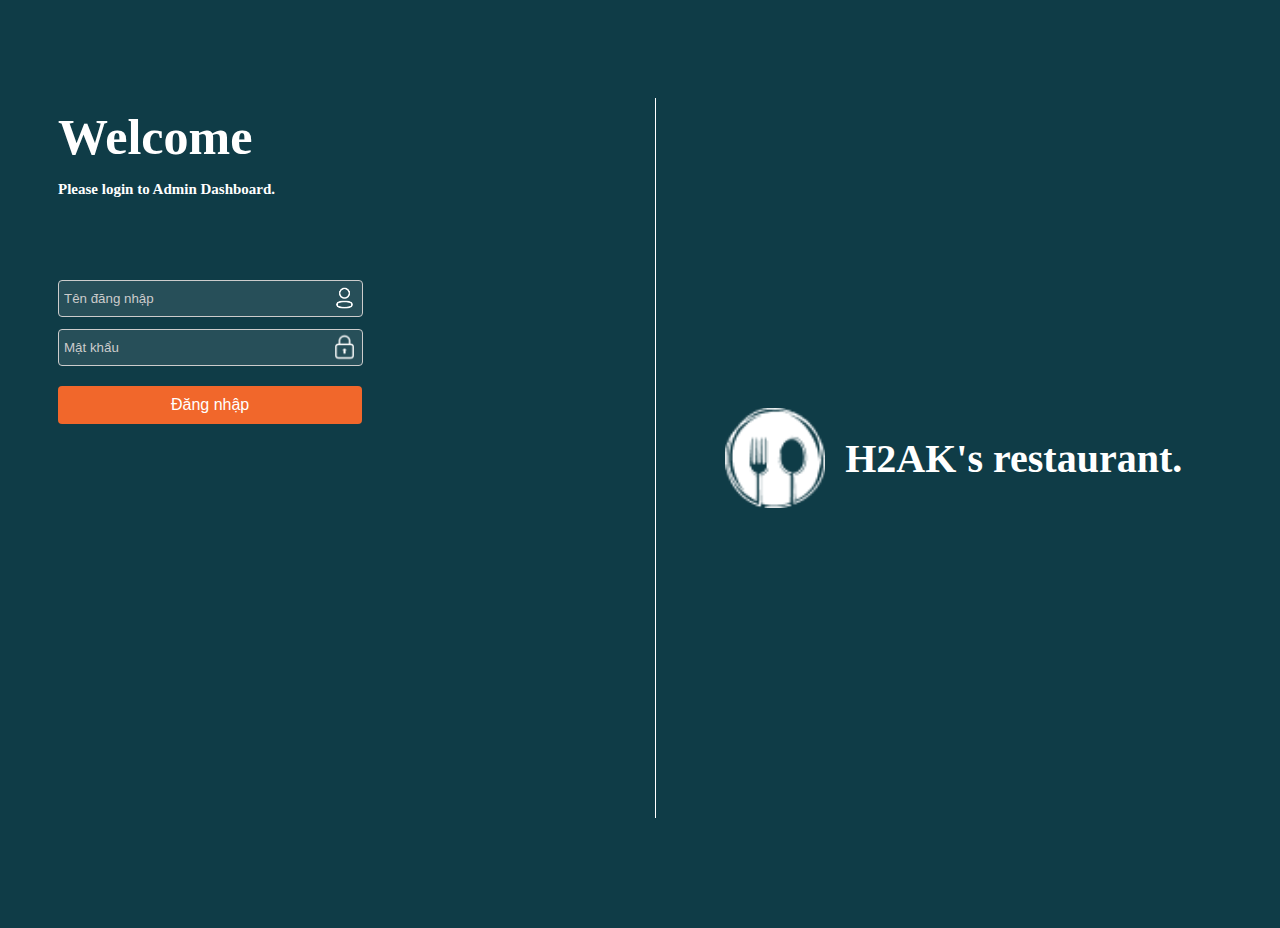
<file: admin/html/admin-login.html>
<!DOCTYPE html>
<html lang="vi">
<head>
    <meta charset="UTF-8">
    <meta name="viewport" content="width=device-width, initial-scale=1.0">
    <title>Đăng nhập</title>
    <link rel="stylesheet" href="../css/admin-login.css">
    <link href="https://db.onlinewebfonts.com/c/1f483bd09c2e0a8024986b03d115f4e3?family=Arian+LT+Demi" rel="stylesheet">
    <script src="../js/admin-login.js" defer></script>
</head>
<body>
    <div class="login-container">
        <div class = "left-panel">
            <h1>Welcome</h1>
            <h3>Please login to Admin Dashboard.</h3>
            <form action="#" method="post" id="login">
                <div class="input">
                    <div class="icon">
                        <input type="text" id="username" name="username" placeholder="Tên đăng nhập" onfocus="this.placeholder=''" onblur="this.placeholder='Tên đăng nhập'" required> 
                        <img src="../images/user.png">
                    </div>
                </div>
                <div class="input">
                    <div class="icon">
                        <input type="password" id="password" name="password" placeholder="Mật khẩu" onfocus="this.placeholder=''" onblur="this.placeholder='Mật khẩu'" required>
                        <img src="../images/lock.png">
                    </div>    
                </div>
                <button type="submit">Đăng nhập</button>
                </form>
            </div>    
            <div class="divider"></div>
            <div class="right-panel">
                <img src="../images/logo.png" alt="Logo">
                <h2>H2AK's restaurant.</h2>
            </div>
        </div>
        
</body>
</html>
</file>
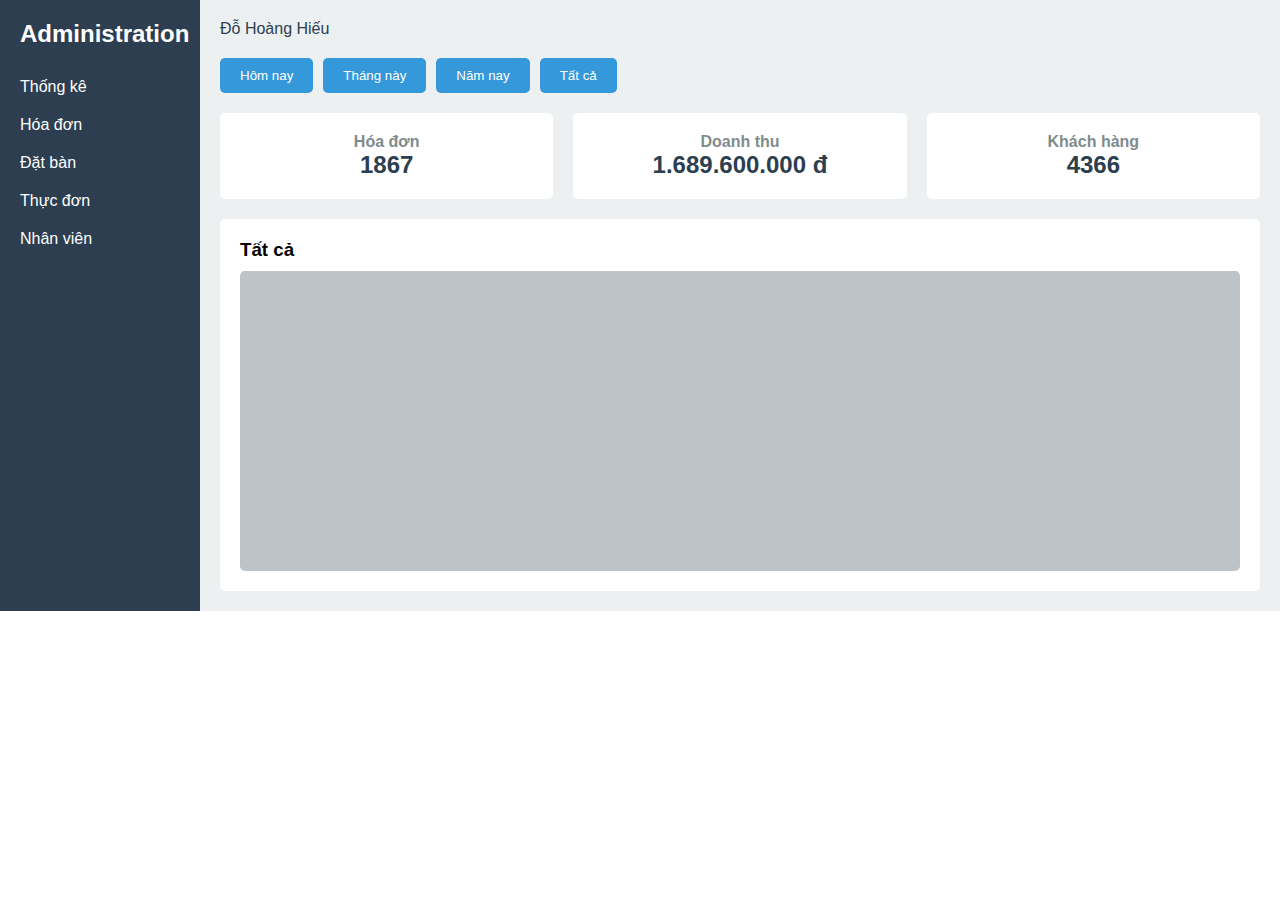
<file: admin/html/admin.html>
<!DOCTYPE html>
<html lang="vi">
<head>
    <meta charset="UTF-8">
    <meta name="viewport" content="width=device-width, initial-scale=1.0">
    <title>Dashboard</title>
    <link rel="stylesheet" href="../css/admin.css">
</head>
<body>
    <div class="sidebar">
        <h2>Administration</h2>
        <ul>
            <li id="statistics">Thống kê</li>
            <li id="invoices">Hóa đơn</li>
            <li id="tableBooking">Đặt bàn</li>
            <li id="menu">Thực đơn</li>
            <li id="staff">Nhân viên</li>
        </ul>
    </div>
    
    <div class="main-content" >
        <header>
            <div class="user-info">
                <p>Đỗ Hoàng Hiếu</p>
            </div>
        </header>
        
        <!-- Phần Dashboard ban đầu -->
        <div class="dashboard" id="dashboard">
            <!-- Nội dung Dashboard hiện tại -->
            <div class="filters">
                <button>Hôm nay</button>
                <button>Tháng này</button>
                <button>Năm nay</button>
                <button>Tất cả</button>
            </div>
            <div class="stats">
                <div class="stat-item">
                    <h3>Hóa đơn</h3>
                    <p>1867</p>
                </div>
                <div class="stat-item">
                    <h3>Doanh thu</h3>
                    <p>1.689.600.000 đ</p>
                </div>
                <div class="stat-item">
                    <h3>Khách hàng</h3>
                    <p>4366</p>
                </div>
            </div>
            <div class="chart">
                <h3>Tất cả</h3>
                <div class="chart-content"></div>
            </div>
        </div>

        <!-- Phần Đặt bàn -->
        <div class="booking-schedule" id="tableBookingContent" style="display: none;">
            <h2>Lịch đặt bàn</h2>
            <button class="create-booking-btn">Tạo đơn đặt bàn</button>
            <div class="booking-cards">
                <!-- Thẻ đặt bàn 1 -->
        <div class="booking-card">
            <h3>Đỗ Hoàng Hiếu - 000000001</h3>
            <div class="booking-details">
                <p>⏰ 16 - 18 giờ</p>
                <p>👥 5</p>
                <p>💰 0 đ</p>
            </div>
            <button class="confirm-btn">Khách nhận bàn</button>
        </div>
        
        <!-- Thẻ đặt bàn 2 -->
        <div class="booking-card">
            <h3>Phạm Đình Kiên - 000000002</h3>
            <div class="booking-details">
                <p>⏰ 10 - 12 giờ</p>
                <p>👥 2</p>
                <p>💰 200.000 đ</p>
            </div>
            <button class="confirm-btn">Khách nhận bàn</button>
        </div>
        
        <!-- Thẻ đặt bàn 3 -->
        <div class="booking-card">
            <h3>Nguyễn Tuấn Anh - 000000003</h3>
            <div class="booking-details">
                <p>⏰ 12 - 14 giờ</p>
                <p>👥 4</p>
                <p>💰 150.000 đ</p>
            </div>
            <button class="confirm-btn">Khách nhận bàn</button>
        </div>
        
        <!-- Thẻ đặt bàn 4 -->
        <div class="booking-card">
            <h3>Nguyễn Việt Hoàng - 000000004</h3>
            <div class="booking-details">
                <p>⏰ 8 - 10 giờ</p>
                <p>👥 3</p>
                <p>💰 300.000 đ</p>
            </div>
            <button class="confirm-btn">Khách nhận bàn</button>
        </div>
        
        <!-- Thẻ đặt bàn 5 -->
        <div class="booking-card">
            <h3>Đỗ Hoàng Minh - 000000005</h3>
            <div class="booking-details">
                <p>⏰ 14 - 16 giờ</p>
                <p>👥 6</p>
                <p>💰 500.000 đ</p>
            </div>
            <button class="confirm-btn">Khách nhận bàn</button>
        </div>

        <!-- Thẻ đặt bàn 6 -->
        <div class="booking-card">
            <h3>Không Có Tiền - 000000006</h3>
            <div class="booking-details">
                <p>⏰ 18 - 20 giờ</p>
                <p>👥 4</p>
                <p>💰 250.000 đ</p>
            </div>
            <button class="confirm-btn">Khách nhận bàn</button>
        </div>
            </div>
        </div>

        <!-- Phần Hóa đơn -->
        <div class="invoice-section" id="invoiceContent" style="display: none;">
            <h2>Đơn hiện tại</h2>
            <button class="create-invoice-btn">Tạo đơn mới</button>
            <!-- Đơn hàng -->
            <div class="invoice-card">
                <h3>Sảnh VIP</h3>
                <div class="invoice-details">
                    <div class="table-number">
                        <p>Số bàn</p>
                        <p>5</p>
                    </div>
                    <div class="guest-count">
                        <p>👥 6</p>
                    </div>
                    <div class="timer">
                        <p>⏳ 00:01:20</p>
                    </div>
                    <div class="total-amount">
                        <p>💰 1.200.000 đ</p>
                    </div>
                </div>
                <div class="invoice-actions">
                    <button class="more-options">...</button>
                    <button class="pay-btn">Thanh toán</button>
                </div>
            </div>
            <!-- Các đơn hàng khác -->
             <!-- Đơn hàng 2 -->
    <div class="invoice-card">
        <h3>Sảnh ngoài trời</h3>
        <div class="invoice-details">
            <div class="table-number">
                <p>Số bàn</p>
                <p>10</p>
            </div>
            <div class="guest-count">
                <p>👥 8</p>
            </div>
            <div class="timer">
                <p>⏳ 00:00:35</p>
            </div>
            <div class="total-amount">
                <p>💰 3.500.000 đ</p>
            </div>
        </div>
        <div class="invoice-actions">
            <button class="more-options">...</button>
            <button class="pay-btn">Thanh toán</button>
        </div>
    </div>
        </div>

        <!-- Phần Thực đơn -->
<div class="menu-section" id="menuContent" style="display: none;">
    <h2>Thêm mặt hàng</h2>
    <div class="menu-container">
        <div class="menu-image">
            <img src="../images/cocacola.png" alt="Chọn ảnh mặt hàng" id="item-image">
            <button>Chọn ảnh mặt hàng</button>
            <p>Dung lượng file tối đa 1 MB</p>
            <p>Định dạng: JPEG, PNG</p>
         
        </div>
        <div class="menu-details">
            <div class="form-group">
                <label for="item-name">Tên mặt hàng (*)</label>
                <input type="text" id="item-name" placeholder="Coca Cola">
            </div>
            <div class="form-group">
                <label for="item-type">Loại mặt hàng (*)</label>
                <select id="item-type">
                    <option>Đồ uống</option>
                    <option>Thức ăn</option>
                    <!-- Các loại khác -->
                </select>
            </div>
            <div class="form-group">
                <label for="unit">Đơn vị tính (*)</label>
                <select id="unit">
                    <option>Ly</option>
                    <option>Chai</option>
                    <!-- Các đơn vị khác -->
                </select>
            </div>
            <div class="form-group">
                <label for="notes">Ghi chú</label>
                <input type="text" id="notes" placeholder="VD: Được tùy chọn">
            </div>
            <h3>Giá mặt hàng</h3>
            <div class="form-group">
                <label for="price-name">Tên giá (*)</label>
                <input type="text" id="price-name" placeholder="Giá thường">
            </div>
            <div class="form-group">
                <label for="sale-price">Giá bán (*)</label>
                <input type="number" id="sale-price" placeholder="15000">
            </div>
            <div class="form-group">
                <label for="cost-price">Giá vốn (*)</label>
                <input type="number" id="cost-price" placeholder="7000">
            </div>
            <button class="add-price-btn">+ Thêm giá</button>
            <div class="action-buttons">
                <button class="delete-btn">Xóa</button>
                <button class="save-btn">Lưu lại</button>
            </div>
        </div>
    </div>
</div>
<!-- Phần Nhân viên -->
<div class="staff-section" id="staffContent" style="display: none;">
    <h2>Danh sách nhân viên</h2>
    <div class="staff-cards">
        <!-- Nhân viên 1 -->
        <div class="staff-card">
            <h3>Đỗ Hoàng Hiếu</h3>
            <p>Chức vụ: Quản lý</p>
            <p>Giới tính:Nam</p>
        </div>
        
        <!-- Nhân viên 2 -->
        <div class="staff-card">
            <h3>Phạm Đình Kiên</h3>
            <p>Chức vụ: Bếp trưởng</p>
            <p>Giới tính:Nam</p>
        </div>

        <!-- Nhân viên 3 -->
        <div class="staff-card">
            <h3>Nguyễn Tuấn Anh </h3>
            <p>Chức vụ: Phục vụ</p>
            <p>Giới tính:Nam</p>
        </div>

        <!-- Nhân viên 4 -->
        <div class="staff-card">
            <h3>Nguyễn Việt Hoàng </h3>
            <p>Chức vụ: Thu ngân</p>
            <p>Giới tính:Nam</p>
        </div>

        <!-- Nhân viên 5 -->
        <div class="staff-card">
            <h3>Đỗ Hoàng Minh </h3>
            <p>Chức vụ: Bảo vệ</p>
            <p>Giới tính:Nam</p>
        </div>
        <!-- Nhân viên 6 -->
        <div class="staff-card">
            <h3>Không Có Tiền </h3>
            <p>Chức vụ: Bảo vệ</p>
            <p>Giới tính:Nam</p>
        </div>
    </div>
        <div class="menu-details">
            <div class="form-group">
                <label for="item-name">Tên nhân viên (*)</label>
                <input type="text" id="item-name" placeholder="Đỗ Hoàng Hiếu">
            </div>
            <div class="form-group">
                <label for="item-type">giới tính (*)</label>
                <select id="item-type">
                    <option>Nam </option>
                    <option>Nữ</option>
                    <!-- Các loại khác -->
                </select>
            </div>
            <div class="form-group">
                <label for="unit">Chức vụ (*)</label>
                <select id="unit">
                    <option>Quản Lý</option>
                    <option>Bếp trưởng</option>
                    <option>Phục vụ</option>
                    <option>thu ngân</option>
                    <option>bảo vệ</option>
                    <!-- Các đơn vị khác -->
                </select>
            </div>
            <button class="nutnv">Thêm nhân viên</button>
    <button class="nutnv2" >xóa nhân viên</button>
    </div>
</div>


    <script src="../js/admin.js"></script>
</body>
</html>
</file>
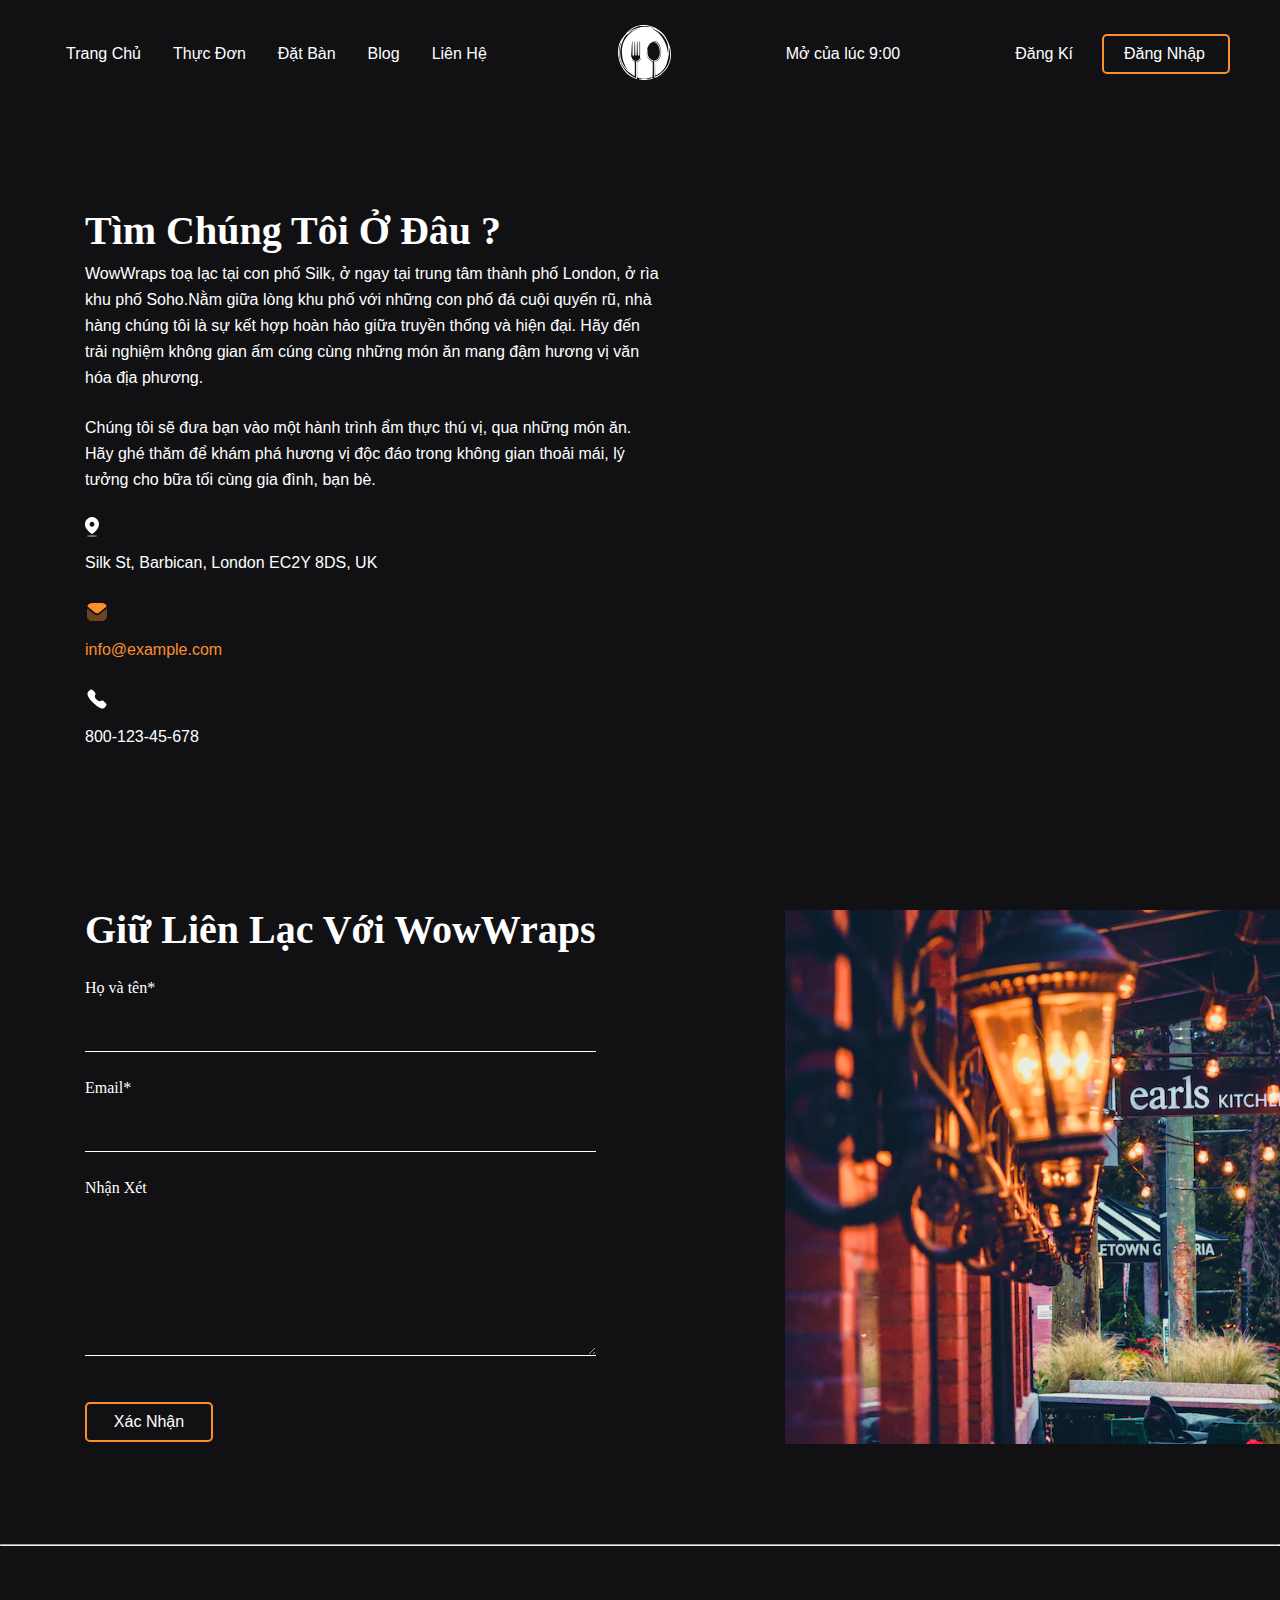
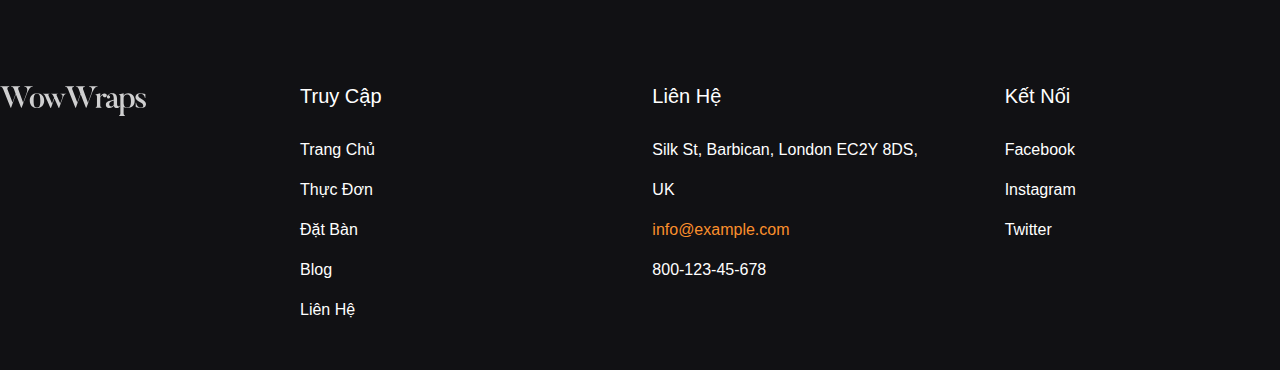
<file: web/html/contact.html>
<!DOCTYPE html>
<html lang="en">
  <head>
    <meta charset="UTF-8" />
    <meta name="viewport" content="width=device-width, initial-scale=1.0" />
    <title>Liên hệ</title>
    <link rel="preconnect" href="https://fonts.googleapis.com" />
    <link rel="preconnect" href="https://fonts.gstatic.com" crossorigin />
    <link
      href="https://fonts.googleapis.com/css2?family=Playball&display=swap"
      rel="stylesheet"
    />
    <link rel="stylesheet" href="../css/reset.css" />
    <link rel="stylesheet" href="../fonts/stylesheet.css" />
    <link rel="stylesheet" href="../css/style-contact.css" />
    <link rel="stylesheet" href="../css/responsive-contact.css" />
  </head>
  <body>
    <!-- NAV BAR -->
    <!-- PC Header -->
    <header class="header">
      <div class="content">
        <nav class="navbar">
          <!-- Tablet & Mobile Menu -->
          <label for="menu-checkbox" class="toggle-menu">
            <svg xmlns="http://www.w3.org/2000/svg" viewBox="0 0 448 512">
              <path
                fill="currentColor"
                d="M0 96C0 78.3 14.3 64 32 64l384 0c17.7 0 32 14.3 32 32s-14.3 32-32 32L32 128C14.3 128 0 113.7 0 96zM0 256c0-17.7 14.3-32 32-32l384 0c17.7 0 32 14.3 32 32s-14.3 32-32 32L32 288c-17.7 0-32-14.3-32-32zM448 416c0 17.7-14.3 32-32 32L32 448c-17.7 0-32-14.3-32-32s14.3-32 32-32l384 0c17.7 0 32 14.3 32 32z"
              />
            </svg>
          </label>
          <!-- Navigation -->
          <ul>
            <li><a href="../html/index.html">Trang Chủ</a></li>
            <li><a href="../html/menu.html">Thực Đơn</a></li>
            <li><a href="../html/table-reservation.html">Đặt Bàn</a></li>
            <li><a href="../html/blog.html">Blog</a></li>
            <li><a href="../html/contact.html">Liên Hệ</a></li>
          </ul>

          <!-- Logo -->
          <a href="#" class="logo-desktop">
            <img class="logo" src="../images/home-page/logo/Vector.svg" alt="Logo" />
          </a>

          <!-- Time -->

          <div class="open">
            <p>Mở của lúc 9:00</p>
          </div>

          <!-- Action -->
          <div class="actions">
            <a href="../html/user-register.html" class="action-link">Đăng Kí</a>
            <a href="../html/user-login.html" class="btn action-btn">Đăng Nhập</a>
          </div>
        </nav>
      </div>
    </header>

    <!-- Tablet/Mobile Header -->
    <header class="mobile-header">
      <input
        type="checkbox"
        name=""
        id="menu-checkbox"
        class="menu-checkbox"
        hidden
      />
      <label for="menu-checkbox" class="menu-overlay"></label>
      <div class="menu-drawer">
        <!-- Logo -->
        <a href="#">
          <img src="../images/home-page/logo/Vector.svg" alt="Logo" />
        </a>

        <!-- Navigation -->
        <ul>
          <li><a href="../html/index.html">Trang Chủ</a></li>
          <li><a href="../html/menu.html">Thực Đơn</a></li>
          <li><a href="../html/table-reservation.html">Đặt Bàn</a></li>
          <li><a href="../html/blog.html">Blog</a></li>
          <li><a href="../html/contact.html">Liên Hệ</a></li>
        </ul>
      </div>
    </header>

    <!-- WHERE TO FIND US -->
    <div class="contact">
      <div class="content-contact">
        <div class="sub">
          <h1>Tìm Chúng Tôi Ở Đâu ?</h1>
          <p>
            WowWraps toạ lạc tại con phố Silk, ở ngay tại trung tâm thành phố
            London, ở rìa khu phố Soho.Nằm giữa lòng khu phố với những con phố
            đá cuội quyến rũ, nhà hàng chúng tôi là sự kết hợp hoàn hảo giữa
            truyền thống và hiện đại. Hãy đến trải nghiệm không gian ấm cúng
            cùng những món ăn mang đậm hương vị văn hóa địa phương.
          </p>

          <p>
            Chúng tôi sẽ đưa bạn vào một hành trình ẩm thực thú vị, qua những
            món ăn. Hãy ghé thăm để khám phá hương vị độc đáo trong không gian
            thoải mái, lý tưởng cho bữa tối cùng gia đình, bạn bè.
          </p>

          <img src="../images/home-page/contact/Location.svg" alt="" />
          <p>Silk St, Barbican, London EC2Y 8DS, UK</p>

          <img src="../images/home-page/contact/Message.svg" alt="" />
          <p style="color: #fb8f2c">info@example.com</p>

          <img src="../images/home-page/contact/Call.svg" alt="" />
          <p>800-123-45-678</p>
        </div>

        <div class="map">
          <iframe
            src="https://www.google.com/maps/embed?pb=!1m18!1m12!1m3!1d9933.333360180626!2d-0.09567472401356212!3d51.52037587493002!2m3!1f0!2f0!3f0!3m2!1i1024!2i768!4f13.1!3m3!1m2!1s0x48761cb47a2bb3b3%3A0xdfc0c03af6c0f193!2sSilk%20St%2C%20Barbican%2C%20London%20EC2Y%208DS%2C%20UK!5e0!3m2!1sen!2s!4v1698061240287!5m2!1sen!2s"
            width="600"
            height="450"
            style="border: 0"
            allowfullscreen=""
            loading="lazy"
            referrerpolicy="no-referrer-when-downgrade"
          >
          </iframe>
        </div>
      </div>
    </div>

    <!-- GET IN TOUCH -->
    <div class="get-in-touch">
      <div class="content-git">
        <div class="form-space">
          <h1>Giữ Liên Lạc Với WowWraps</h1>
          <form>
            <label for="name">Họ và tên*</label>
            <input type="text" id="name" name="name" />

            <label for="email">Email*</label>
            <input type="text" id="email" name="email" />

            <label for="review">Nhận Xét</label>
            <textarea id="review" name="review"></textarea>

            <a href="#!" class="btn">Xác Nhận</a>
          </form>
        </div>

        <img src="../images/home-page/contact/Rectangle 22.svg" alt="" />
      </div>
    </div>

    <hr style="margin-top: 100px" />

    <!-- FOOTER -->
    <footer>
      <div class="content-footer">
        <div class="logo">
          <img src="../images/home-page/logo/WowWraps.svg" alt="" />
        </div>

        <div class="more">
          <div class="more-info">
            <p>Truy Cập</p>
            <ul>
              <li><a href="../html/index.html">Trang Chủ</a></li>
              <li><a href="../html/menu.html">Thực Đơn</a></li>
              <li><a href="../html/table-reservation.html">Đặt Bàn</a></li>
              <li><a href="../html/blog.html">Blog</a></li>
              <li><a href="../html/contact.html">Liên Hệ</a></li>
            </ul>
          </div>

          <div class="more-info">
            <p>Liên Hệ</p>
            <ul>
              <li>Silk St, Barbican, London EC2Y 8DS, UK</li>
              <li style="color: #fb8f2c">info@example.com</li>
              <li>800-123-45-678</li>
            </ul>
          </div>

          <div class="more-info">
            <p>Kết Nối</p>
            <ul>
              <li><a href="#">Facebook</a></li>
              <li><a href="#">Instagram</a></li>
              <li><a href="#">Twitter</a></li>
            </ul>
          </div>
        </div>
      </div>
    </footer>
  </body>
</html>
</file>
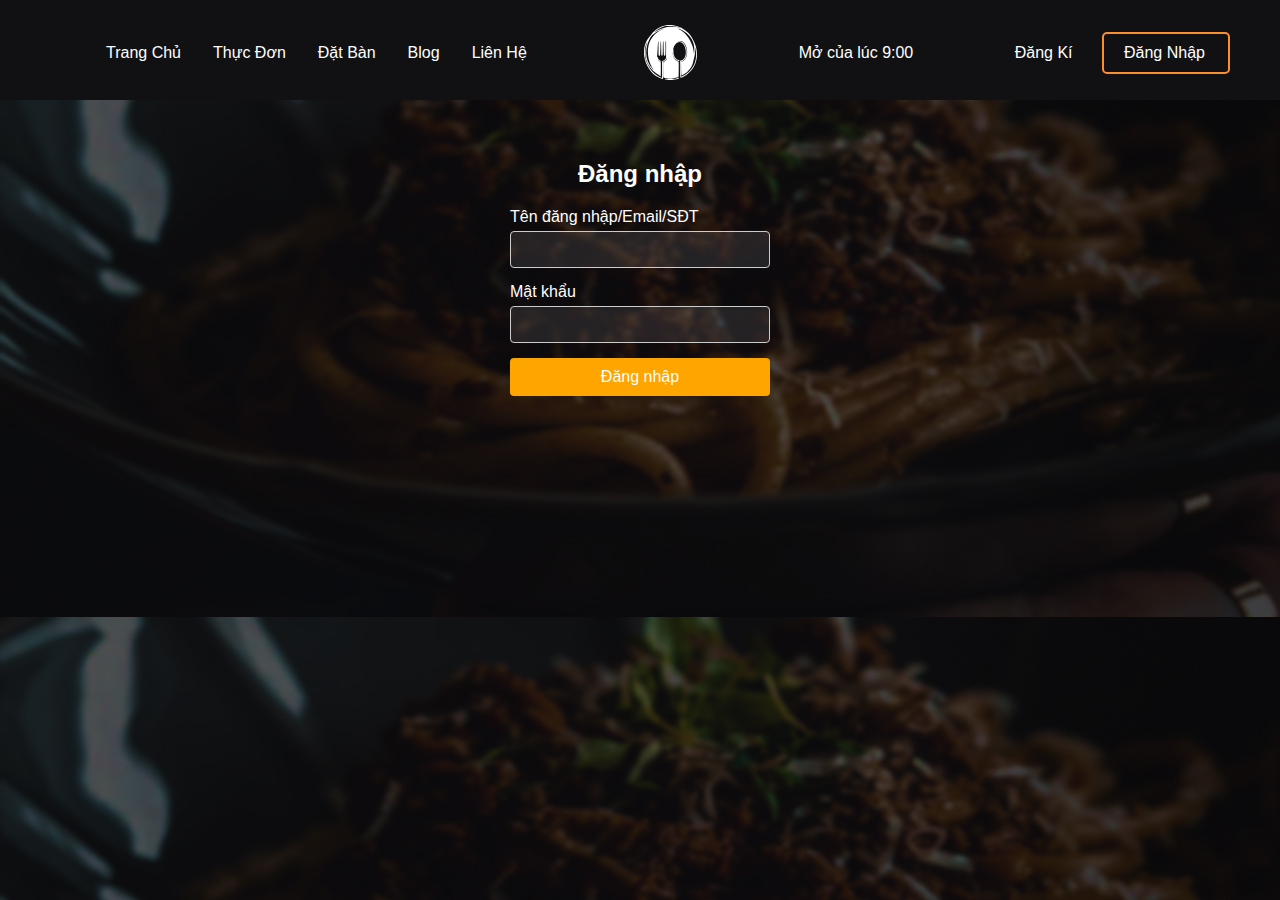
<file: web/html/user-login.html>
<!DOCTYPE html>
<html lang="vi">
<head>
    <meta charset="UTF-8">
    <meta name="viewport" content="width=device-width, initial-scale=1.0">
    <title>Đăng kí</title>
    <link rel="stylesheet" href="../css/dangnhap.css">
</head> 
<body>
    <header class="header">
        <div class="content">
          <nav class="navbar">
            <!-- Tablet & Mobile Menu -->
          <label for="menu-checkbox" class="toggle-menu">
            <svg xmlns="http://www.w3.org/2000/svg" viewBox="0 0 448 512">
              <path
                fill="currentColor"
                d="M0 96C0 78.3 14.3 64 32 64l384 0c17.7 0 32 14.3 32 32s-14.3 32-32 32L32 128C14.3 128 0 113.7 0 96zM0 256c0-17.7 14.3-32 32-32l384 0c17.7 0 32 14.3 32 32s-14.3 32-32 32L32 288c-17.7 0-32-14.3-32-32zM448 416c0 17.7-14.3 32-32 32L32 448c-17.7 0-32-14.3-32-32s14.3-32 32-32l384 0c17.7 0 32 14.3 32 32z"
              />
            </svg>
          </label>
            <!-- Navigation -->
            <ul>
              <li><a href="../html/index.html">Trang Chủ</a></li>
              <li><a href="../html/menu.html">Thực Đơn</a></li>
              <li><a href="../html/table-reservation.html">Đặt Bàn</a></li>
              <li><a href="../html/blog.html">Blog</a></li>
              <li><a href="../html/contact.html">Liên Hệ</a></li>
            </ul>

            <!-- Logo -->
            <img src="../images/home-page/logo/Vector.svg" alt="Logo" />

            <!-- Time -->

            <div class="open">
              <p>Mở của lúc 9:00</p>
            </div>

            <!-- Action -->
            <div class="actions">
              <a href="../html/user-register.html" class="action-link">Đăng Kí</a>
              <a href="../html/user-login.html" class="btn action-btn">Đăng Nhập</a>
            </div>
          </nav>
        </div>
    </header>
    <div class="login-container">
        <h2>Đăng nhập</h2>
        <form action="#" method="post">
            <div class="input">
                <label for="username">Tên đăng nhập/Email/SĐT</label>
                <div class="icon">
                    <input type="text" id="username" name="username" required>
                </div>
            </div>
            <div class="input">
                <label for="password">Mật khẩu</label>
                <div class="icon">
                    <input type="password" id="password" name="password" required>
                </div>    
            </div> 
            <button type="submit">Đăng nhập</button>
        </form>
    </div>
    </div>
    <script src="../js/dangki.js"></script>
</body>
</html>
</file>
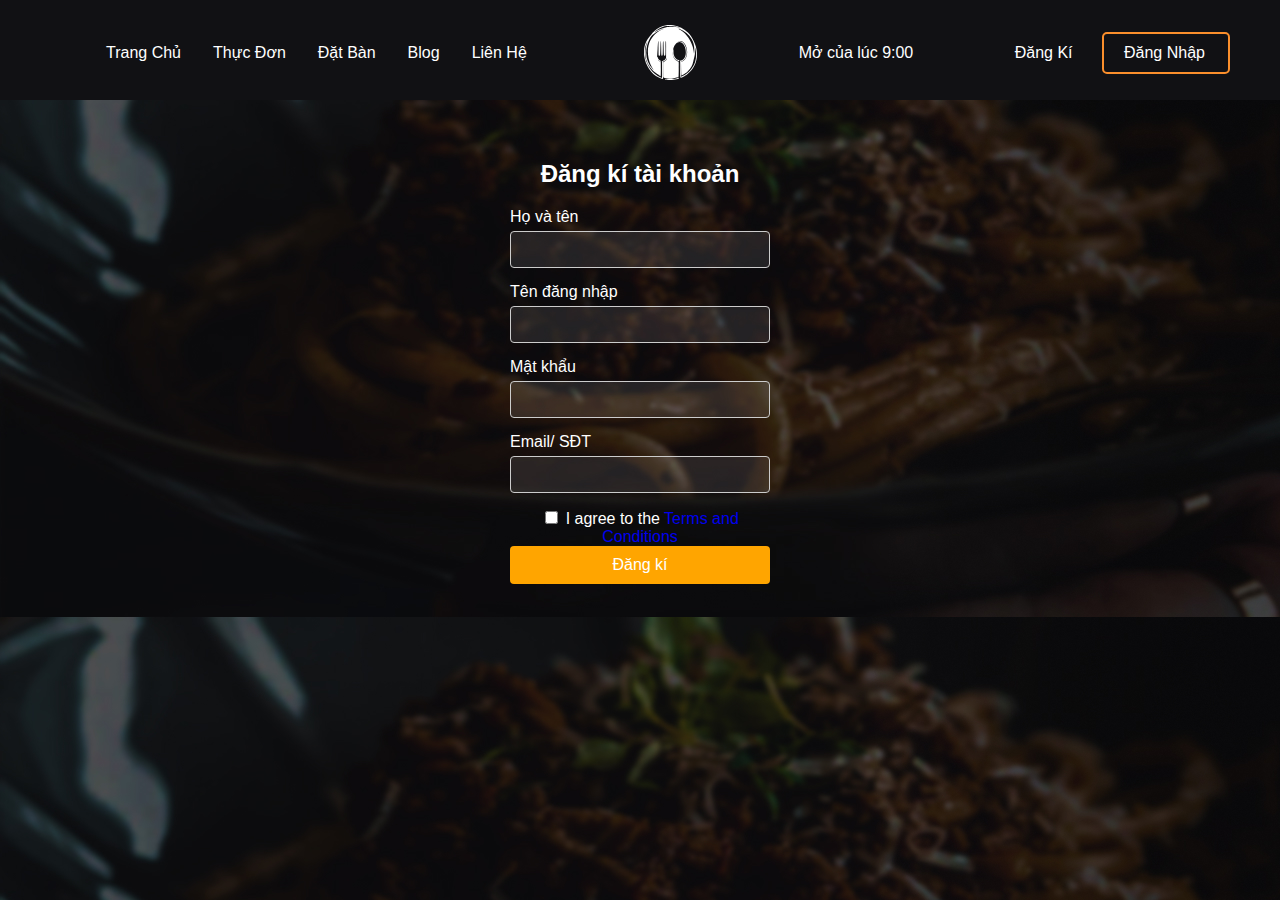
<file: web/html/user-register.html>
<!DOCTYPE html>
<html lang="vi">
<head>
    <meta charset="UTF-8">
    <meta name="viewport" content="width=device-width, initial-scale=1.0">
    <title>Đăng kí</title>
    <link rel="stylesheet" href="../css/dangnhap.css">
</head> 
<body>
    <header class="header">
        <div class="content">
          <nav class="navbar">
            <!-- Tablet & Mobile Menu -->
          <label for="menu-checkbox" class="toggle-menu">
            <svg xmlns="http://www.w3.org/2000/svg" viewBox="0 0 448 512">
              <path
                fill="currentColor"
                d="M0 96C0 78.3 14.3 64 32 64l384 0c17.7 0 32 14.3 32 32s-14.3 32-32 32L32 128C14.3 128 0 113.7 0 96zM0 256c0-17.7 14.3-32 32-32l384 0c17.7 0 32 14.3 32 32s-14.3 32-32 32L32 288c-17.7 0-32-14.3-32-32zM448 416c0 17.7-14.3 32-32 32L32 448c-17.7 0-32-14.3-32-32s14.3-32 32-32l384 0c17.7 0 32 14.3 32 32z"
              />
            </svg>
          </label>
            <!-- Navigation -->
            <ul>
              <li><a href="../html/index.html">Trang Chủ</a></li>
              <li><a href="../html/menu.html">Thực Đơn</a></li>
              <li><a href="../html/table-reservation.html">Đặt Bàn</a></li>
              <li><a href="../html/blog.html">Blog</a></li>
              <li><a href="../html/contact.html">Liên Hệ</a></li>
            </ul>

            <!-- Logo -->
            <img src="../images/home-page/logo/Vector.svg" alt="Logo" />

            <!-- Time -->

            <div class="open">
              <p>Mở của lúc 9:00</p>
            </div>

            <!-- Action -->
            <div class="actions">
              <a href="../html/user-register.html" class="action-link">Đăng Kí</a>
              <a href="../html/user-login.html" class="btn action-btn">Đăng Nhập</a>
            </div>
          </nav>
        </div>
    </header>
    <div class="login-container">
        <h2>Đăng kí tài khoản</h2>
        <form action="#" method="post">
            <div class="input">
                <label for="name">Họ và tên</label>
                <div class="icon">
                    <input type="text" id="name" name="name" required>
                </div>
            </div>
            <div class="input">
                <label for="username">Tên đăng nhập</label>
                <div class="icon">
                    <input type="text" id="username" name="username" required>
                </div>
            </div>
            <div class="input">
                <label for="password">Mật khẩu</label>
                <div class="icon">
                    <input type="password" id="password" name="password" required>
                </div>    
            </div>
            <div class="input">
                <label for="contact">Email/ SĐT</label>
                <div class="icon">
                    <input type="text" id="contact" name="contact" required>
                </div>
            </div>
            <div class="terms">
                <input type="checkbox" id="terms" name="terms" required>
                <label for="terms">I agree to the <a href="#">Terms and Conditions</a></label>
            </div>        
            <button type="submit">Đăng kí</button>
        </form>
    </div>
    </div>
    <script src="../js/dangki.js"></script>
</body>
</html>
</file>
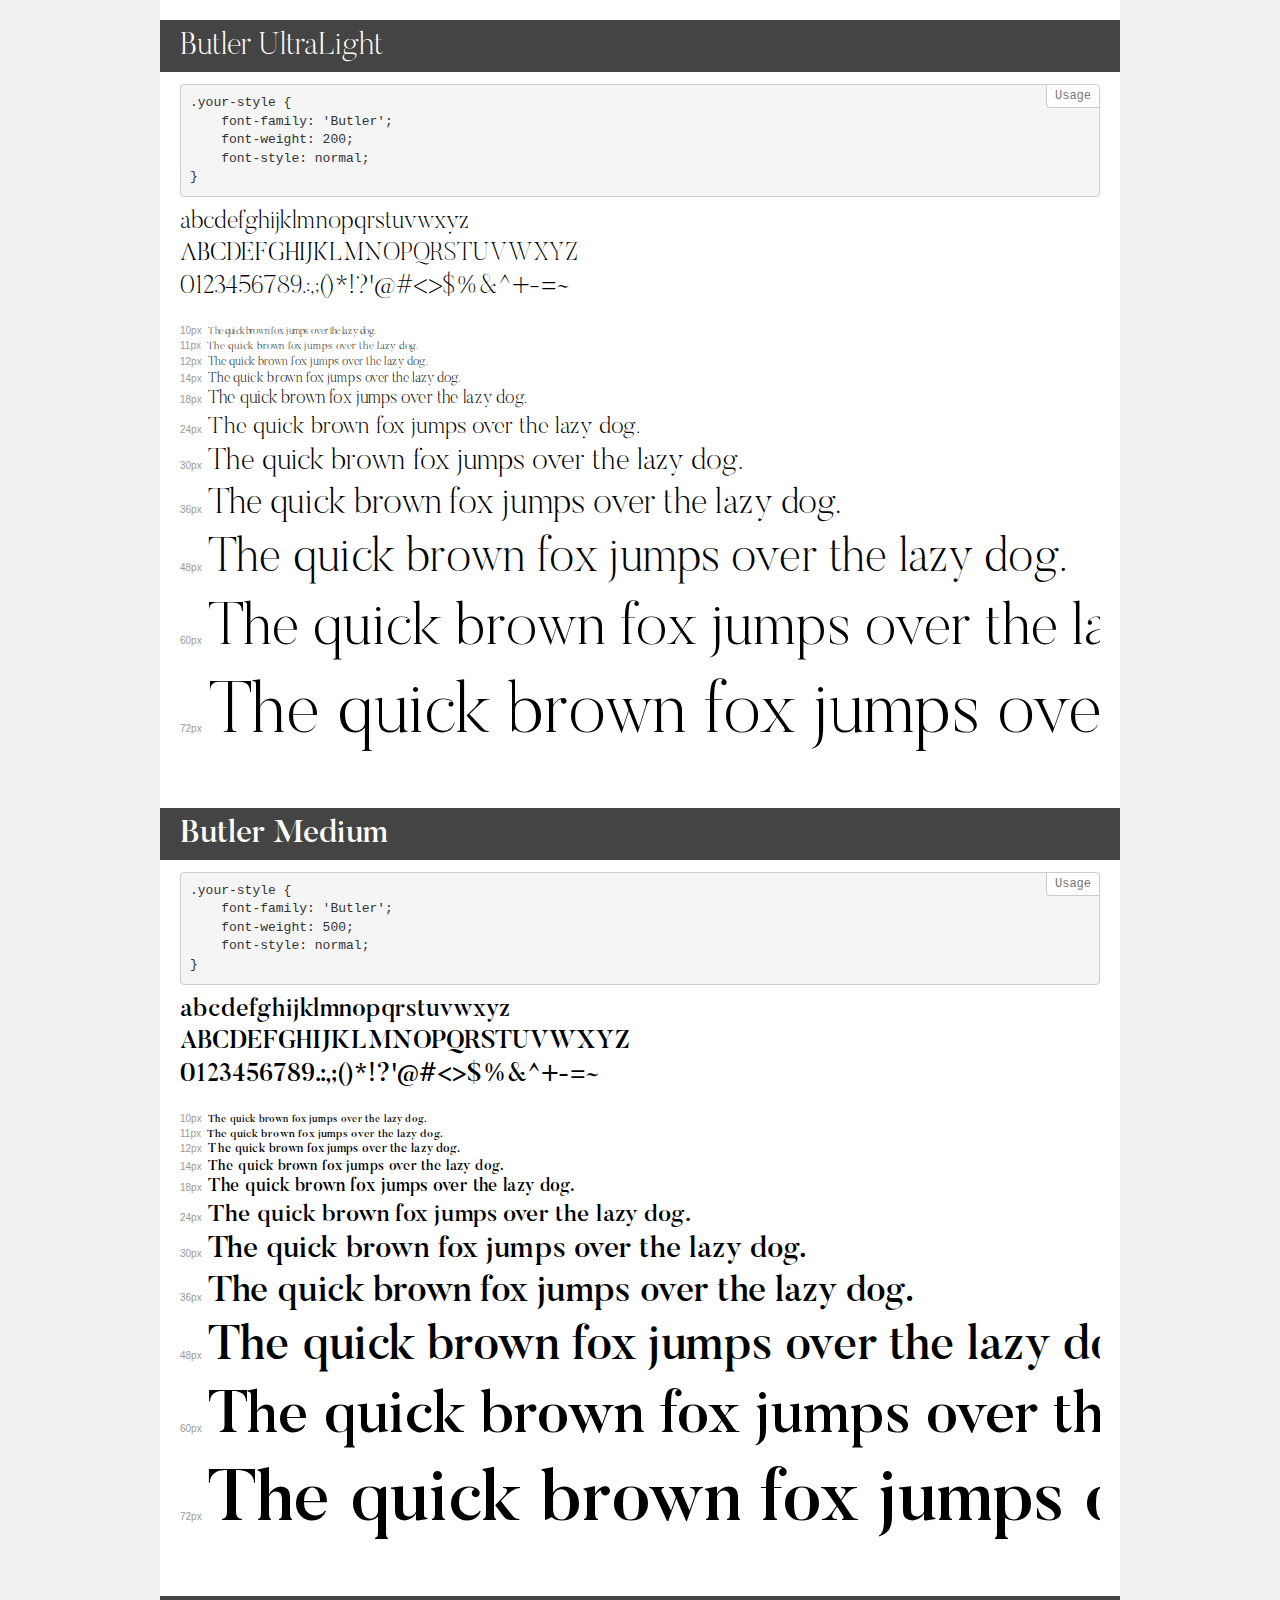
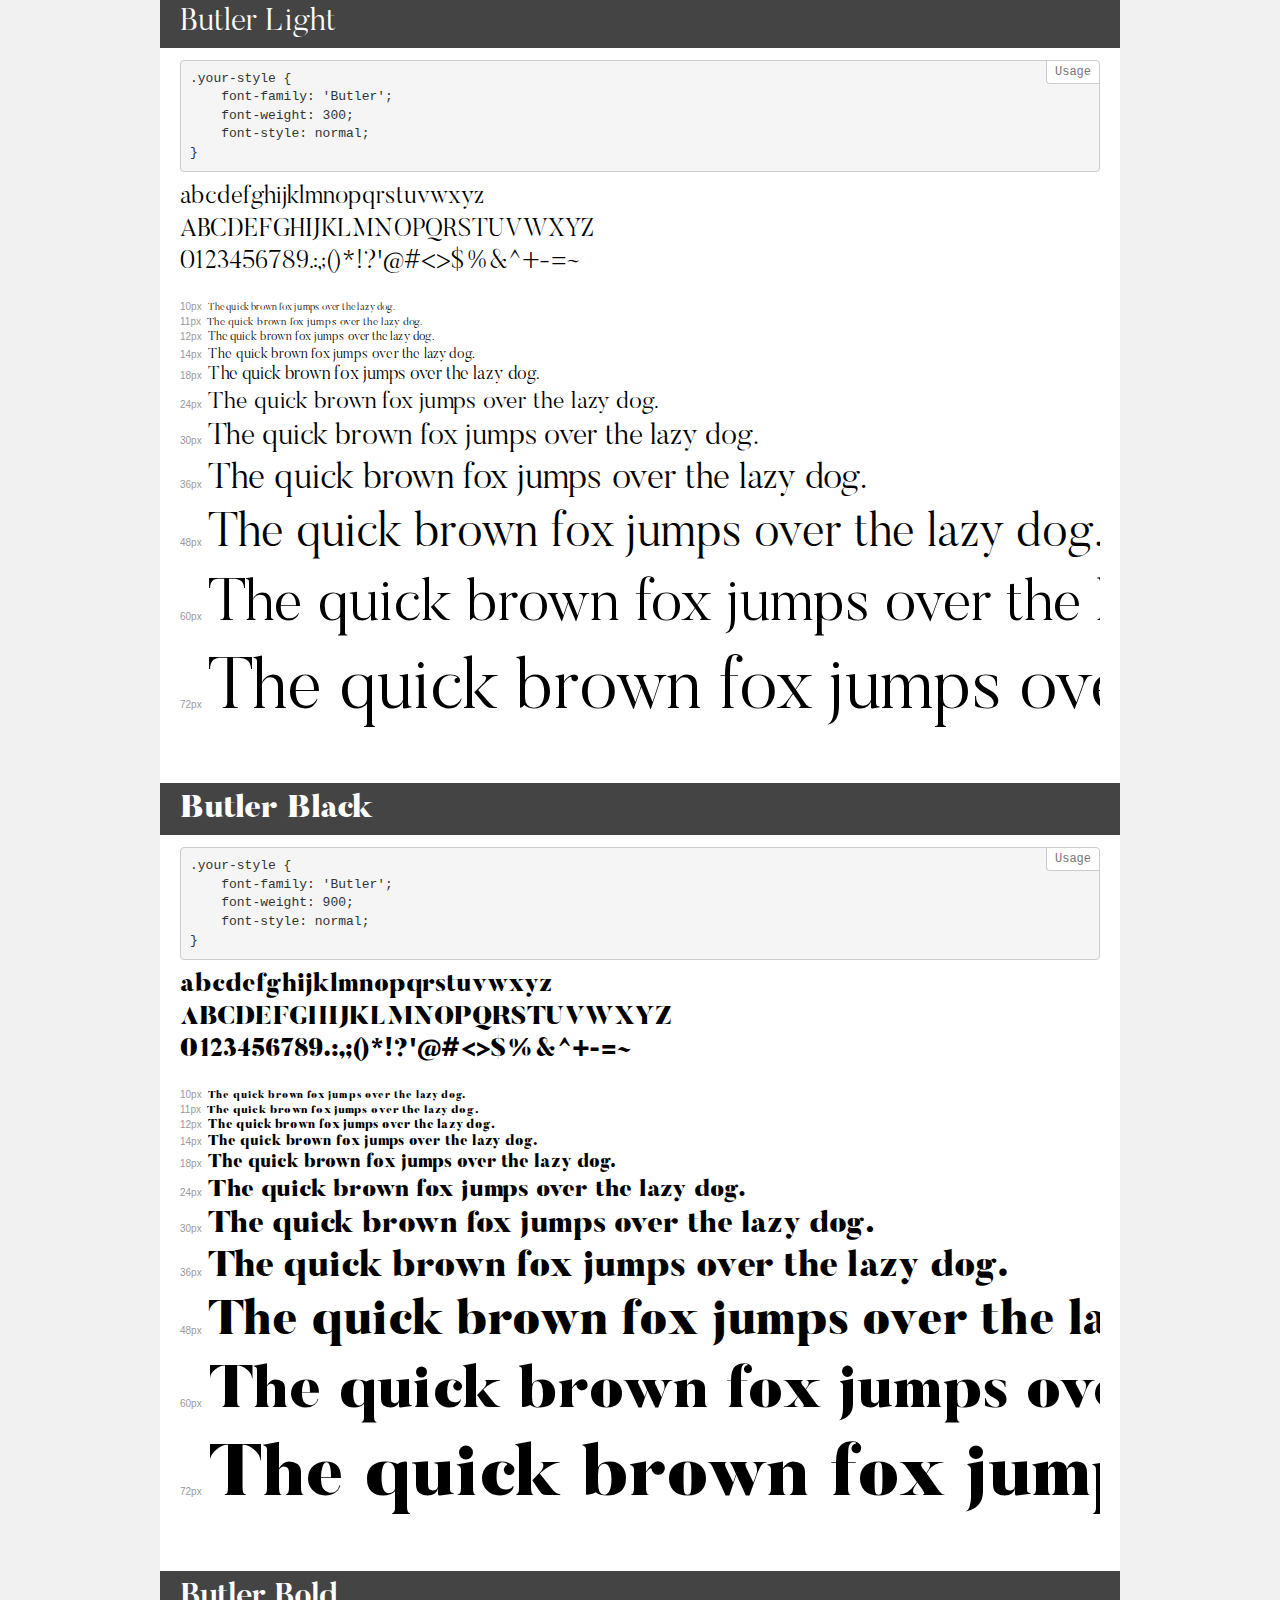
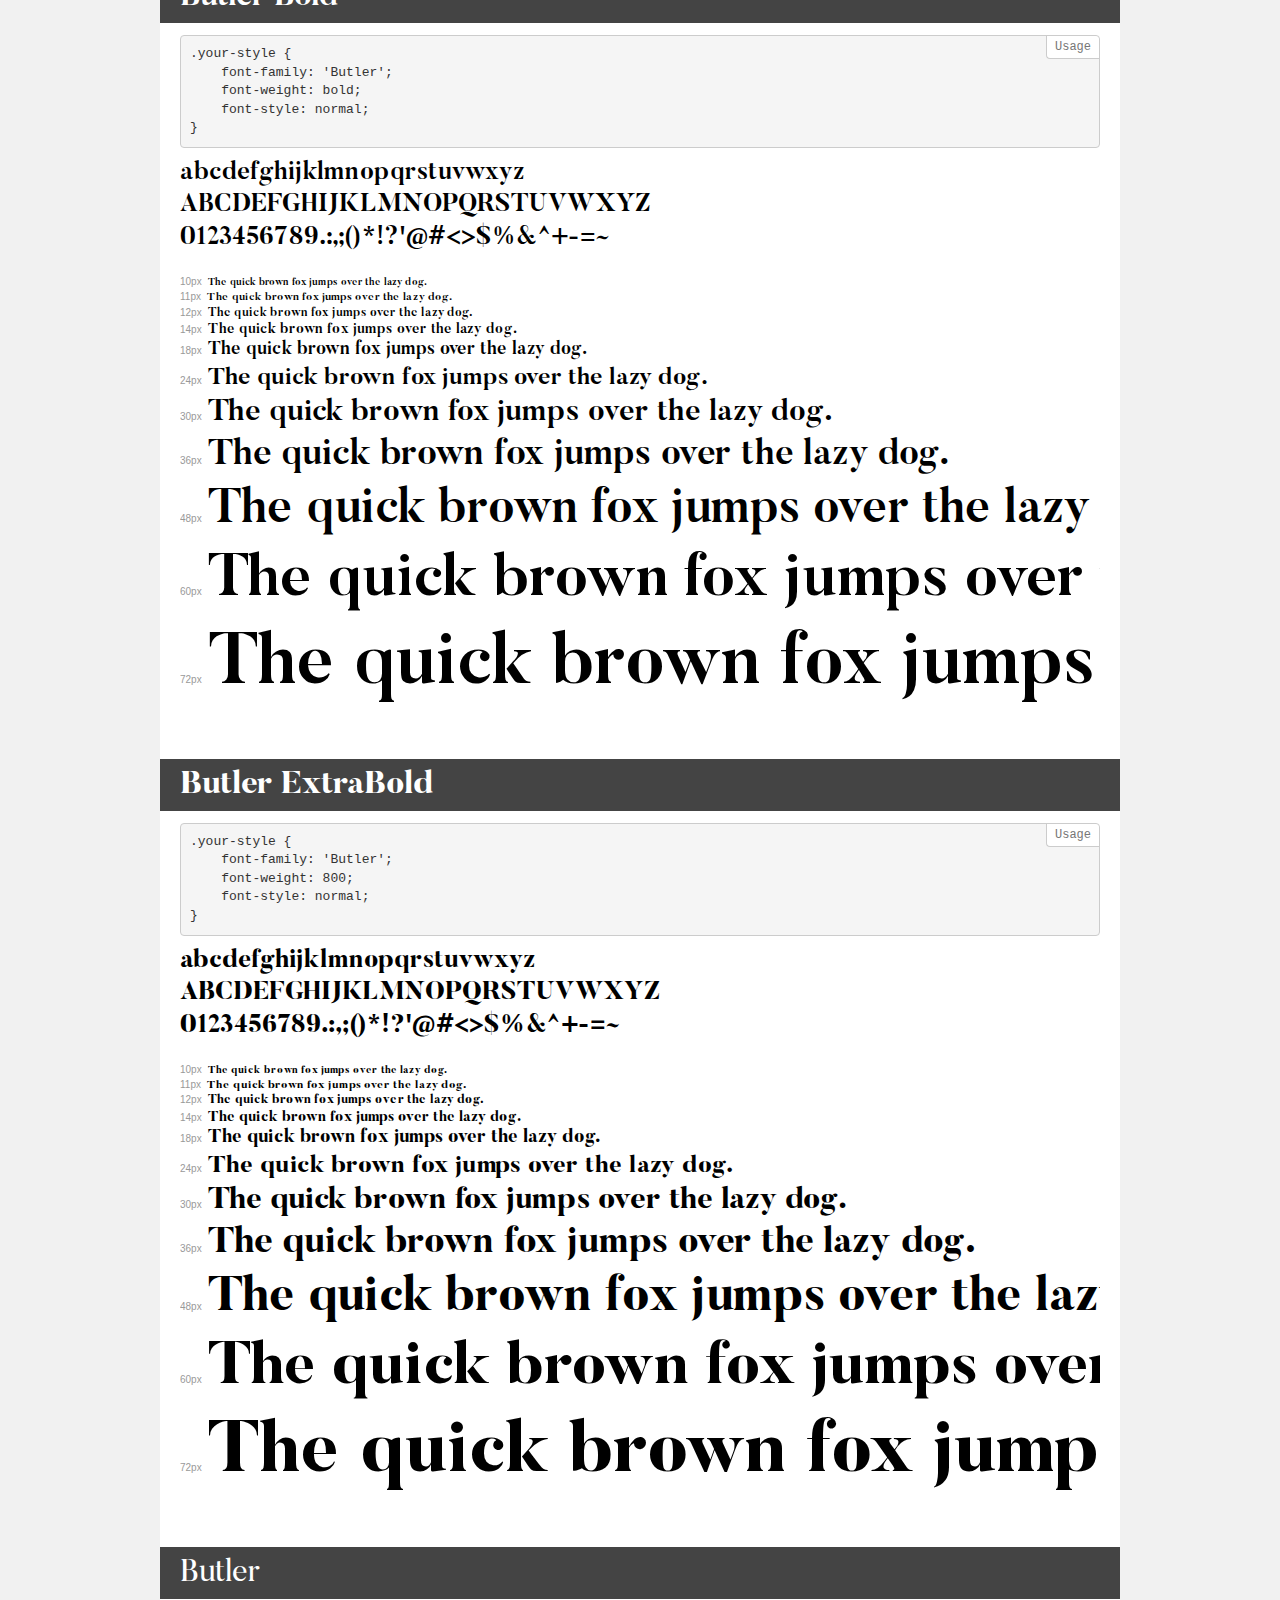
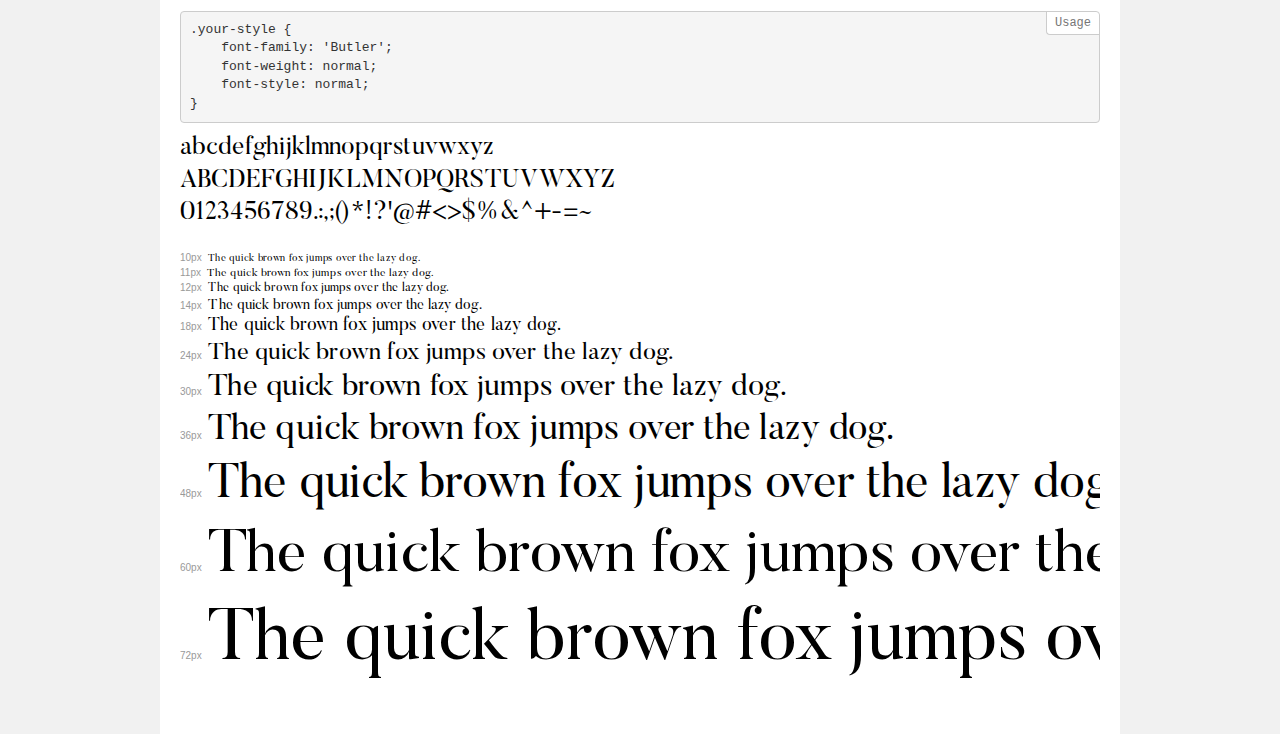
<file: web/fonts/Butler/demo.html>
<!DOCTYPE html>
<html>
<head>
    <meta charset="utf-8">
    <meta http-equiv="X-UA-Compatible" content="IE=edge">
    <meta name="viewport" content="width=device-width, initial-scale=1">
    <meta name="robots" content="noindex, noarchive">
    <meta name="format-detection" content="telephone=no">
    <title>Transfonter demo</title>
    <link href="stylesheet.css" rel="stylesheet">
    <style>
        /*
        http://meyerweb.com/eric/tools/css/reset/
        v2.0 | 20110126
        License: none (public domain)
        */
        html, body, div, span, applet, object, iframe,
        h1, h2, h3, h4, h5, h6, p, blockquote, pre,
        a, abbr, acronym, address, big, cite, code,
        del, dfn, em, img, ins, kbd, q, s, samp,
        small, strike, strong, sub, sup, tt, var,
        b, u, i, center,
        dl, dt, dd, ol, ul, li,
        fieldset, form, label, legend,
        table, caption, tbody, tfoot, thead, tr, th, td,
        article, aside, canvas, details, embed,
        figure, figcaption, footer, header, hgroup,
        menu, nav, output, ruby, section, summary,
        time, mark, audio, video {
            margin: 0;
            padding: 0;
            border: 0;
            font-size: 100%;
            font: inherit;
            vertical-align: baseline;
        }
        /* HTML5 display-role reset for older browsers */
        article, aside, details, figcaption, figure,
        footer, header, hgroup, menu, nav, section {
            display: block;
        }
        body {
            line-height: 1;
        }
        ol, ul {
            list-style: none;
        }
        blockquote, q {
            quotes: none;
        }
        blockquote:before, blockquote:after,
        q:before, q:after {
            content: '';
            content: none;
        }
        table {
            border-collapse: collapse;
            border-spacing: 0;
        }
        /* common styles */
        body {
            background: #f1f1f1;
            color: #000;
        }
        .page {
            background: #fff;
            width: 920px;
            margin: 0 auto;
            padding: 20px 20px 0 20px;
            overflow: hidden;
        }
        .font-container {
            overflow-x: auto;
            overflow-y: hidden;
            margin-bottom: 40px;
            line-height: 1.3;
            white-space: nowrap;
            padding-bottom: 5px;
        }
        h1 {
            position: relative;
            background: #444;
            font-size: 32px;
            color: #fff;
            padding: 10px 20px;
            margin: 0 -20px 12px -20px;
        }
        .letters {
            font-size: 25px;
            margin-bottom: 20px;
        }
        .s10:before {
            content: '10px';
        }
        .s11:before {
            content: '11px';
        }
        .s12:before {
            content: '12px';
        }
        .s14:before {
            content: '14px';
        }
        .s18:before {
            content: '18px';
        }
        .s24:before {
            content: '24px';
        }
        .s30:before {
            content: '30px';
        }
        .s36:before {
            content: '36px';
        }
        .s48:before {
            content: '48px';
        }
        .s60:before {
            content: '60px';
        }
        .s72:before {
            content: '72px';
        }
        .s10:before, .s11:before, .s12:before, .s14:before,
        .s18:before, .s24:before, .s30:before, .s36:before,
        .s48:before, .s60:before, .s72:before {
            font-family: Arial, sans-serif;
            font-size: 10px;
            font-weight: normal;
            font-style: normal;
            color: #999;
            padding-right: 6px;
        }
        pre {
            display: block;
            position: relative;
            padding: 9px;
            margin: 0 0 10px;
            font-family: Monaco, Menlo, Consolas, "Courier New", monospace !important;
            font-size: 13px;
            line-height: 1.428571429;
            color: #333;
            font-weight: normal !important;
            font-style: normal !important;
            background-color: #f5f5f5;
            border: 1px solid #ccc;
            overflow-x: auto;
            border-radius: 4px;
        }
        pre:after {
            display: block;
            position: absolute;
            right: 0;
            top: 0;
            content: 'Usage';
            line-height: 1;
            padding: 5px 8px;
            font-size: 12px;
            color: #767676;
            background-color: #fff;
            border: 1px solid #ccc;
            border-right: none;
            border-top: none;
            border-radius: 0 4px 0 4px;
            z-index: 10;
        }
        /* responsive */
        @media (max-width: 959px) {
            .page {
                width: auto;
                margin: 0;
            }
        }
    </style>
</head>
<body>
<div class="page">
    <div class="demo" style="font-family: 'Butler'; font-weight: 200; font-style: normal;">
        <h1>Butler UltraLight</h1>
        <pre>.your-style {
    font-family: 'Butler';
    font-weight: 200;
    font-style: normal;
}</pre>
        <div class="font-container">
            <p class="letters">
                abcdefghijklmnopqrstuvwxyz<br>
ABCDEFGHIJKLMNOPQRSTUVWXYZ<br>
                0123456789.:,;()*!?'@#<>$%&^+-=~
            </p>
            <p class="s10" style="font-size: 10px;">The quick brown fox jumps over the lazy dog.</p>
            <p class="s11" style="font-size: 11px;">The quick brown fox jumps over the lazy dog.</p>
            <p class="s12" style="font-size: 12px;">The quick brown fox jumps over the lazy dog.</p>
            <p class="s14" style="font-size: 14px;">The quick brown fox jumps over the lazy dog.</p>
            <p class="s18" style="font-size: 18px;">The quick brown fox jumps over the lazy dog.</p>
            <p class="s24" style="font-size: 24px;">The quick brown fox jumps over the lazy dog.</p>
            <p class="s30" style="font-size: 30px;">The quick brown fox jumps over the lazy dog.</p>
            <p class="s36" style="font-size: 36px;">The quick brown fox jumps over the lazy dog.</p>
            <p class="s48" style="font-size: 48px;">The quick brown fox jumps over the lazy dog.</p>
            <p class="s60" style="font-size: 60px;">The quick brown fox jumps over the lazy dog.</p>
            <p class="s72" style="font-size: 72px;">The quick brown fox jumps over the lazy dog.</p>
        </div>
    </div>
    <div class="demo" style="font-family: 'Butler'; font-weight: 500; font-style: normal;">
        <h1>Butler Medium</h1>
        <pre>.your-style {
    font-family: 'Butler';
    font-weight: 500;
    font-style: normal;
}</pre>
        <div class="font-container">
            <p class="letters">
                abcdefghijklmnopqrstuvwxyz<br>
ABCDEFGHIJKLMNOPQRSTUVWXYZ<br>
                0123456789.:,;()*!?'@#<>$%&^+-=~
            </p>
            <p class="s10" style="font-size: 10px;">The quick brown fox jumps over the lazy dog.</p>
            <p class="s11" style="font-size: 11px;">The quick brown fox jumps over the lazy dog.</p>
            <p class="s12" style="font-size: 12px;">The quick brown fox jumps over the lazy dog.</p>
            <p class="s14" style="font-size: 14px;">The quick brown fox jumps over the lazy dog.</p>
            <p class="s18" style="font-size: 18px;">The quick brown fox jumps over the lazy dog.</p>
            <p class="s24" style="font-size: 24px;">The quick brown fox jumps over the lazy dog.</p>
            <p class="s30" style="font-size: 30px;">The quick brown fox jumps over the lazy dog.</p>
            <p class="s36" style="font-size: 36px;">The quick brown fox jumps over the lazy dog.</p>
            <p class="s48" style="font-size: 48px;">The quick brown fox jumps over the lazy dog.</p>
            <p class="s60" style="font-size: 60px;">The quick brown fox jumps over the lazy dog.</p>
            <p class="s72" style="font-size: 72px;">The quick brown fox jumps over the lazy dog.</p>
        </div>
    </div>
    <div class="demo" style="font-family: 'Butler'; font-weight: 300; font-style: normal;">
        <h1>Butler Light</h1>
        <pre>.your-style {
    font-family: 'Butler';
    font-weight: 300;
    font-style: normal;
}</pre>
        <div class="font-container">
            <p class="letters">
                abcdefghijklmnopqrstuvwxyz<br>
ABCDEFGHIJKLMNOPQRSTUVWXYZ<br>
                0123456789.:,;()*!?'@#<>$%&^+-=~
            </p>
            <p class="s10" style="font-size: 10px;">The quick brown fox jumps over the lazy dog.</p>
            <p class="s11" style="font-size: 11px;">The quick brown fox jumps over the lazy dog.</p>
            <p class="s12" style="font-size: 12px;">The quick brown fox jumps over the lazy dog.</p>
            <p class="s14" style="font-size: 14px;">The quick brown fox jumps over the lazy dog.</p>
            <p class="s18" style="font-size: 18px;">The quick brown fox jumps over the lazy dog.</p>
            <p class="s24" style="font-size: 24px;">The quick brown fox jumps over the lazy dog.</p>
            <p class="s30" style="font-size: 30px;">The quick brown fox jumps over the lazy dog.</p>
            <p class="s36" style="font-size: 36px;">The quick brown fox jumps over the lazy dog.</p>
            <p class="s48" style="font-size: 48px;">The quick brown fox jumps over the lazy dog.</p>
            <p class="s60" style="font-size: 60px;">The quick brown fox jumps over the lazy dog.</p>
            <p class="s72" style="font-size: 72px;">The quick brown fox jumps over the lazy dog.</p>
        </div>
    </div>
    <div class="demo" style="font-family: 'Butler'; font-weight: 900; font-style: normal;">
        <h1>Butler Black</h1>
        <pre>.your-style {
    font-family: 'Butler';
    font-weight: 900;
    font-style: normal;
}</pre>
        <div class="font-container">
            <p class="letters">
                abcdefghijklmnopqrstuvwxyz<br>
ABCDEFGHIJKLMNOPQRSTUVWXYZ<br>
                0123456789.:,;()*!?'@#<>$%&^+-=~
            </p>
            <p class="s10" style="font-size: 10px;">The quick brown fox jumps over the lazy dog.</p>
            <p class="s11" style="font-size: 11px;">The quick brown fox jumps over the lazy dog.</p>
            <p class="s12" style="font-size: 12px;">The quick brown fox jumps over the lazy dog.</p>
            <p class="s14" style="font-size: 14px;">The quick brown fox jumps over the lazy dog.</p>
            <p class="s18" style="font-size: 18px;">The quick brown fox jumps over the lazy dog.</p>
            <p class="s24" style="font-size: 24px;">The quick brown fox jumps over the lazy dog.</p>
            <p class="s30" style="font-size: 30px;">The quick brown fox jumps over the lazy dog.</p>
            <p class="s36" style="font-size: 36px;">The quick brown fox jumps over the lazy dog.</p>
            <p class="s48" style="font-size: 48px;">The quick brown fox jumps over the lazy dog.</p>
            <p class="s60" style="font-size: 60px;">The quick brown fox jumps over the lazy dog.</p>
            <p class="s72" style="font-size: 72px;">The quick brown fox jumps over the lazy dog.</p>
        </div>
    </div>
    <div class="demo" style="font-family: 'Butler'; font-weight: bold; font-style: normal;">
        <h1>Butler Bold</h1>
        <pre>.your-style {
    font-family: 'Butler';
    font-weight: bold;
    font-style: normal;
}</pre>
        <div class="font-container">
            <p class="letters">
                abcdefghijklmnopqrstuvwxyz<br>
ABCDEFGHIJKLMNOPQRSTUVWXYZ<br>
                0123456789.:,;()*!?'@#<>$%&^+-=~
            </p>
            <p class="s10" style="font-size: 10px;">The quick brown fox jumps over the lazy dog.</p>
            <p class="s11" style="font-size: 11px;">The quick brown fox jumps over the lazy dog.</p>
            <p class="s12" style="font-size: 12px;">The quick brown fox jumps over the lazy dog.</p>
            <p class="s14" style="font-size: 14px;">The quick brown fox jumps over the lazy dog.</p>
            <p class="s18" style="font-size: 18px;">The quick brown fox jumps over the lazy dog.</p>
            <p class="s24" style="font-size: 24px;">The quick brown fox jumps over the lazy dog.</p>
            <p class="s30" style="font-size: 30px;">The quick brown fox jumps over the lazy dog.</p>
            <p class="s36" style="font-size: 36px;">The quick brown fox jumps over the lazy dog.</p>
            <p class="s48" style="font-size: 48px;">The quick brown fox jumps over the lazy dog.</p>
            <p class="s60" style="font-size: 60px;">The quick brown fox jumps over the lazy dog.</p>
            <p class="s72" style="font-size: 72px;">The quick brown fox jumps over the lazy dog.</p>
        </div>
    </div>
    <div class="demo" style="font-family: 'Butler'; font-weight: 800; font-style: normal;">
        <h1>Butler ExtraBold</h1>
        <pre>.your-style {
    font-family: 'Butler';
    font-weight: 800;
    font-style: normal;
}</pre>
        <div class="font-container">
            <p class="letters">
                abcdefghijklmnopqrstuvwxyz<br>
ABCDEFGHIJKLMNOPQRSTUVWXYZ<br>
                0123456789.:,;()*!?'@#<>$%&^+-=~
            </p>
            <p class="s10" style="font-size: 10px;">The quick brown fox jumps over the lazy dog.</p>
            <p class="s11" style="font-size: 11px;">The quick brown fox jumps over the lazy dog.</p>
            <p class="s12" style="font-size: 12px;">The quick brown fox jumps over the lazy dog.</p>
            <p class="s14" style="font-size: 14px;">The quick brown fox jumps over the lazy dog.</p>
            <p class="s18" style="font-size: 18px;">The quick brown fox jumps over the lazy dog.</p>
            <p class="s24" style="font-size: 24px;">The quick brown fox jumps over the lazy dog.</p>
            <p class="s30" style="font-size: 30px;">The quick brown fox jumps over the lazy dog.</p>
            <p class="s36" style="font-size: 36px;">The quick brown fox jumps over the lazy dog.</p>
            <p class="s48" style="font-size: 48px;">The quick brown fox jumps over the lazy dog.</p>
            <p class="s60" style="font-size: 60px;">The quick brown fox jumps over the lazy dog.</p>
            <p class="s72" style="font-size: 72px;">The quick brown fox jumps over the lazy dog.</p>
        </div>
    </div>
    <div class="demo" style="font-family: 'Butler'; font-weight: normal; font-style: normal;">
        <h1>Butler</h1>
        <pre>.your-style {
    font-family: 'Butler';
    font-weight: normal;
    font-style: normal;
}</pre>
        <div class="font-container">
            <p class="letters">
                abcdefghijklmnopqrstuvwxyz<br>
ABCDEFGHIJKLMNOPQRSTUVWXYZ<br>
                0123456789.:,;()*!?'@#<>$%&^+-=~
            </p>
            <p class="s10" style="font-size: 10px;">The quick brown fox jumps over the lazy dog.</p>
            <p class="s11" style="font-size: 11px;">The quick brown fox jumps over the lazy dog.</p>
            <p class="s12" style="font-size: 12px;">The quick brown fox jumps over the lazy dog.</p>
            <p class="s14" style="font-size: 14px;">The quick brown fox jumps over the lazy dog.</p>
            <p class="s18" style="font-size: 18px;">The quick brown fox jumps over the lazy dog.</p>
            <p class="s24" style="font-size: 24px;">The quick brown fox jumps over the lazy dog.</p>
            <p class="s30" style="font-size: 30px;">The quick brown fox jumps over the lazy dog.</p>
            <p class="s36" style="font-size: 36px;">The quick brown fox jumps over the lazy dog.</p>
            <p class="s48" style="font-size: 48px;">The quick brown fox jumps over the lazy dog.</p>
            <p class="s60" style="font-size: 60px;">The quick brown fox jumps over the lazy dog.</p>
            <p class="s72" style="font-size: 72px;">The quick brown fox jumps over the lazy dog.</p>
        </div>
    </div>
</div>
</body>
</html>
</file>
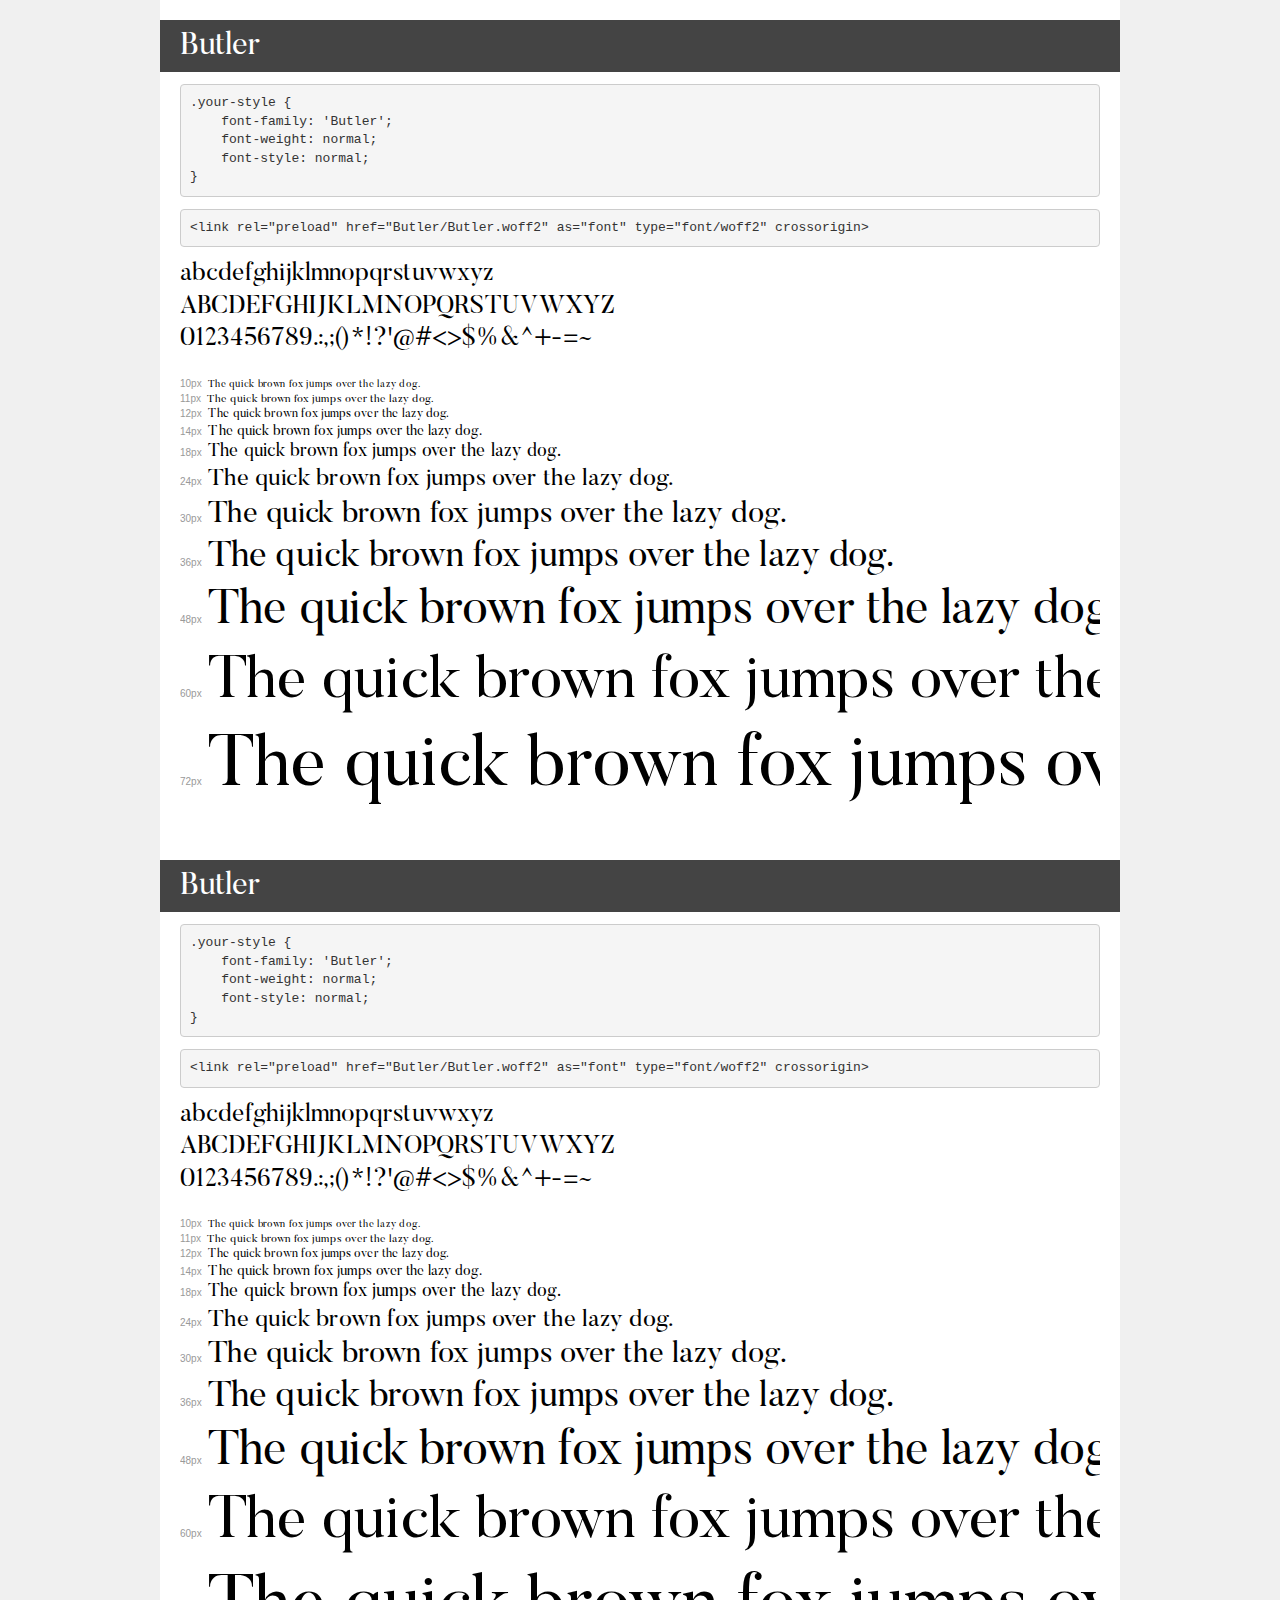
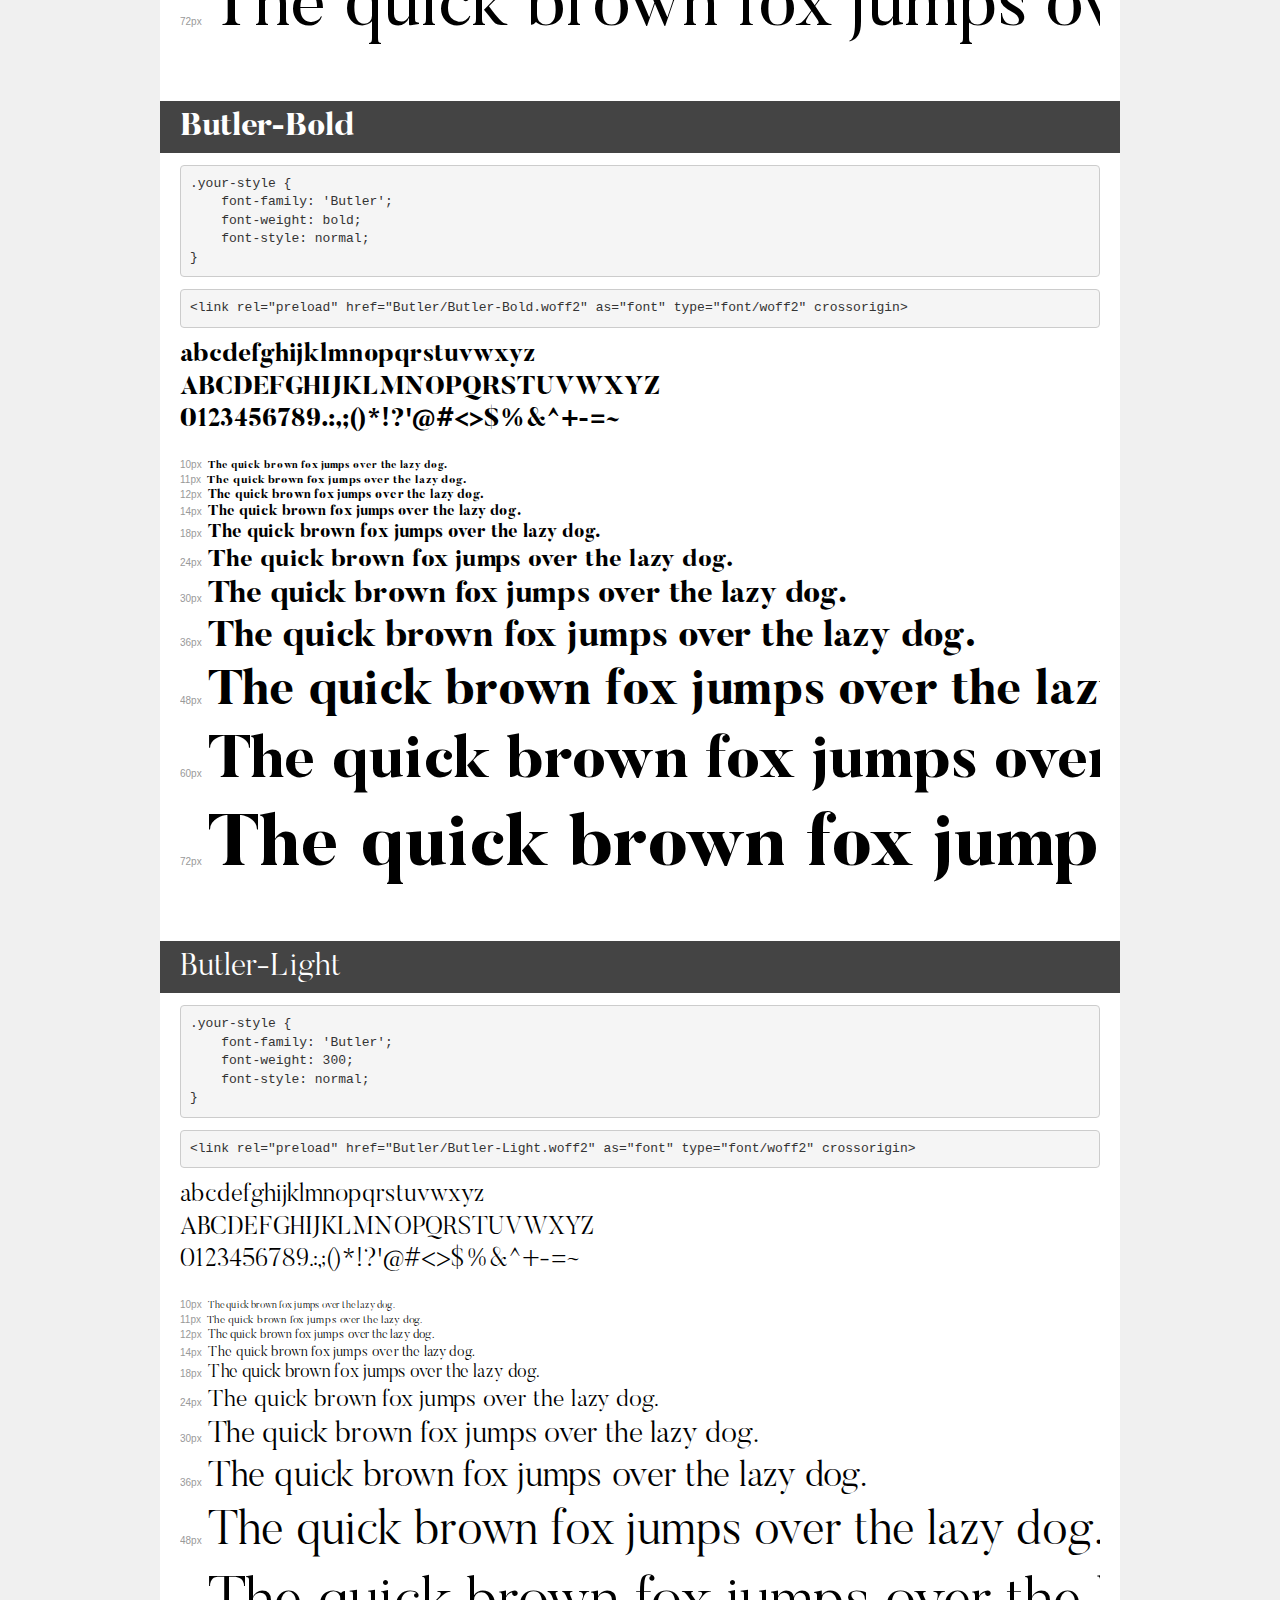
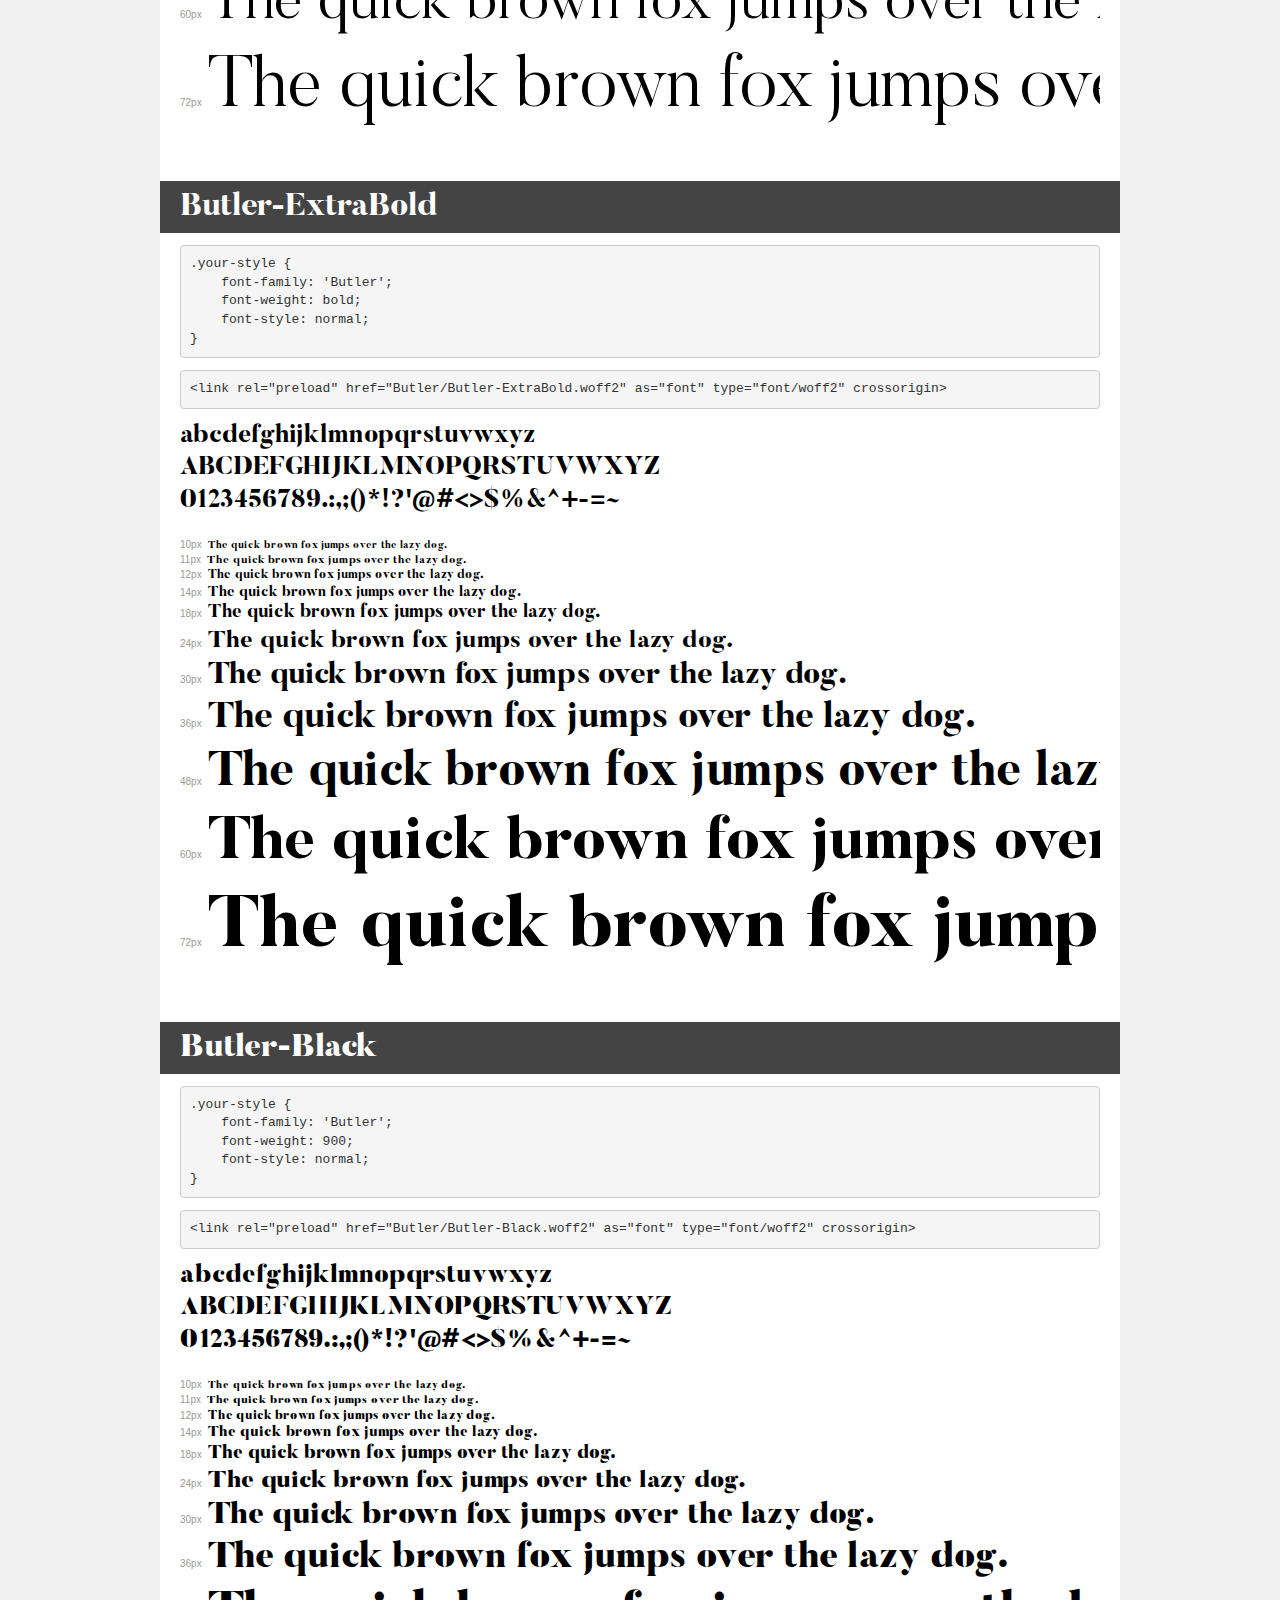
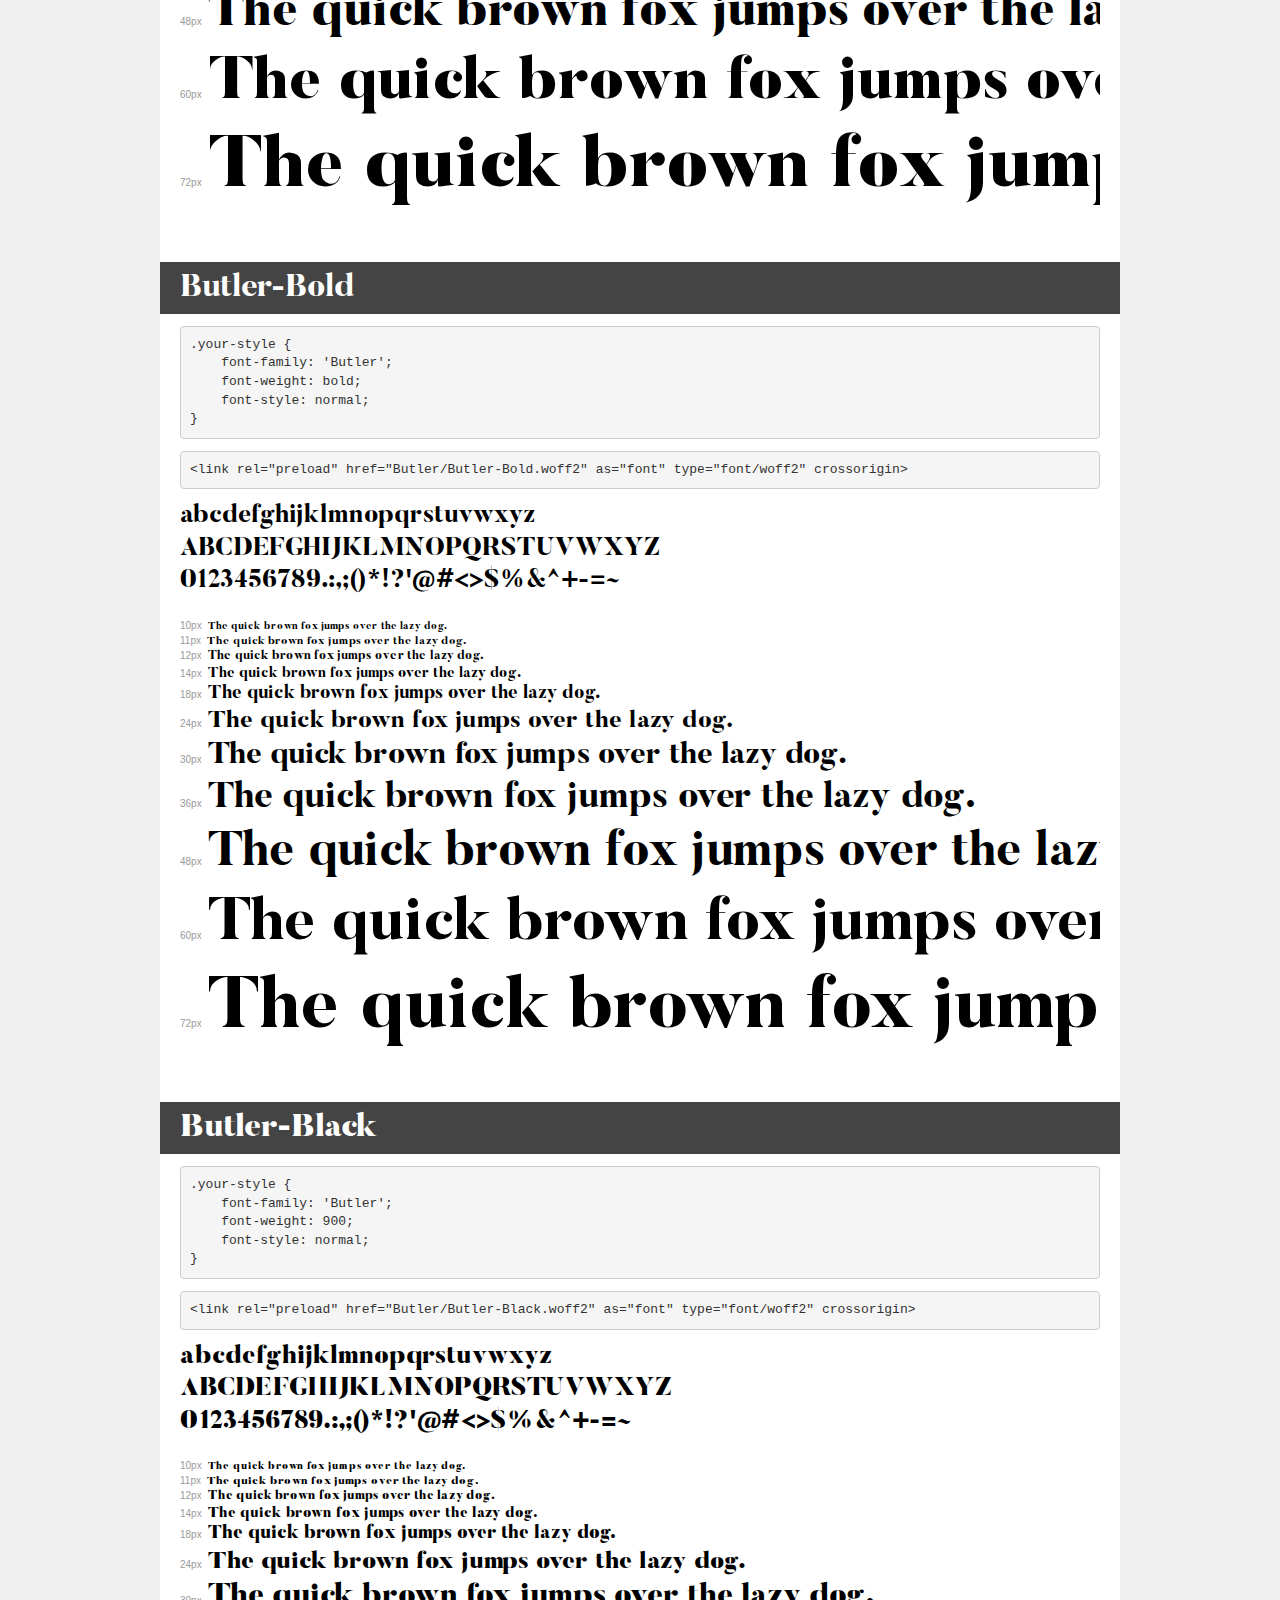
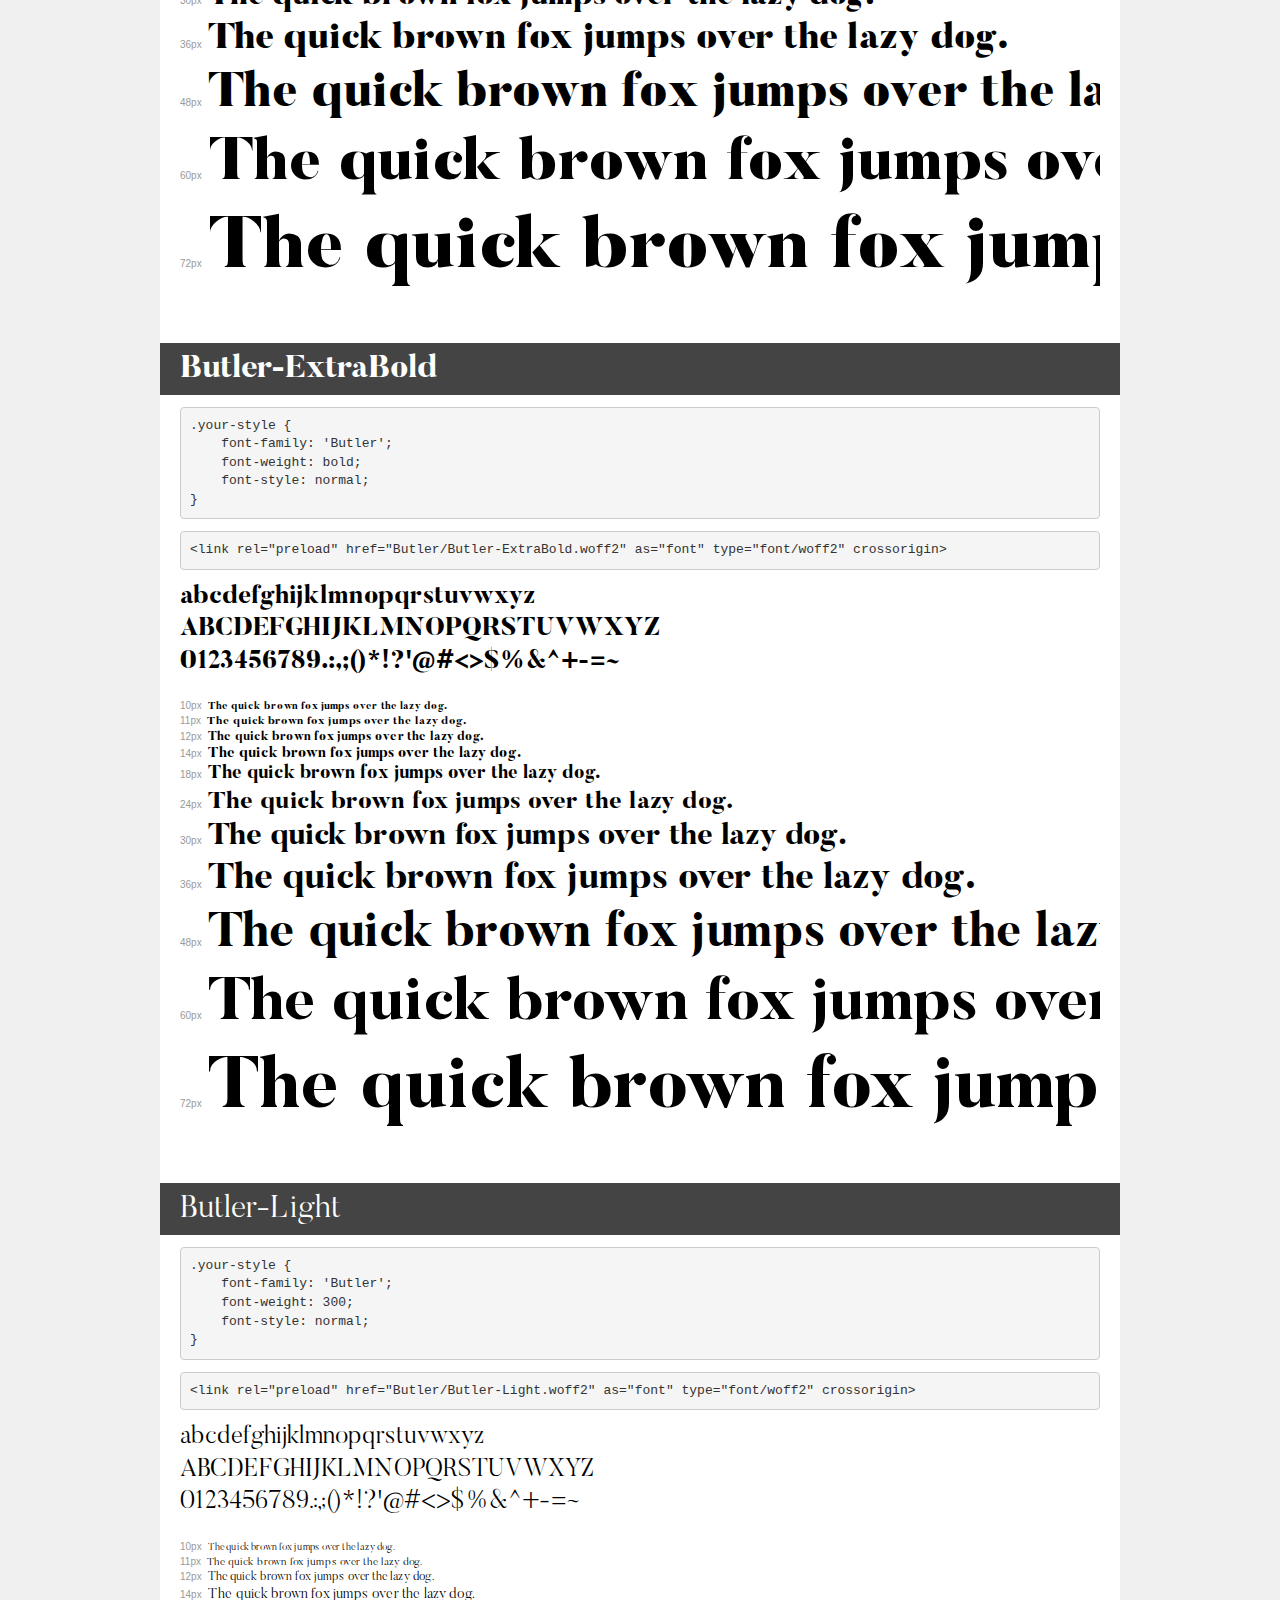
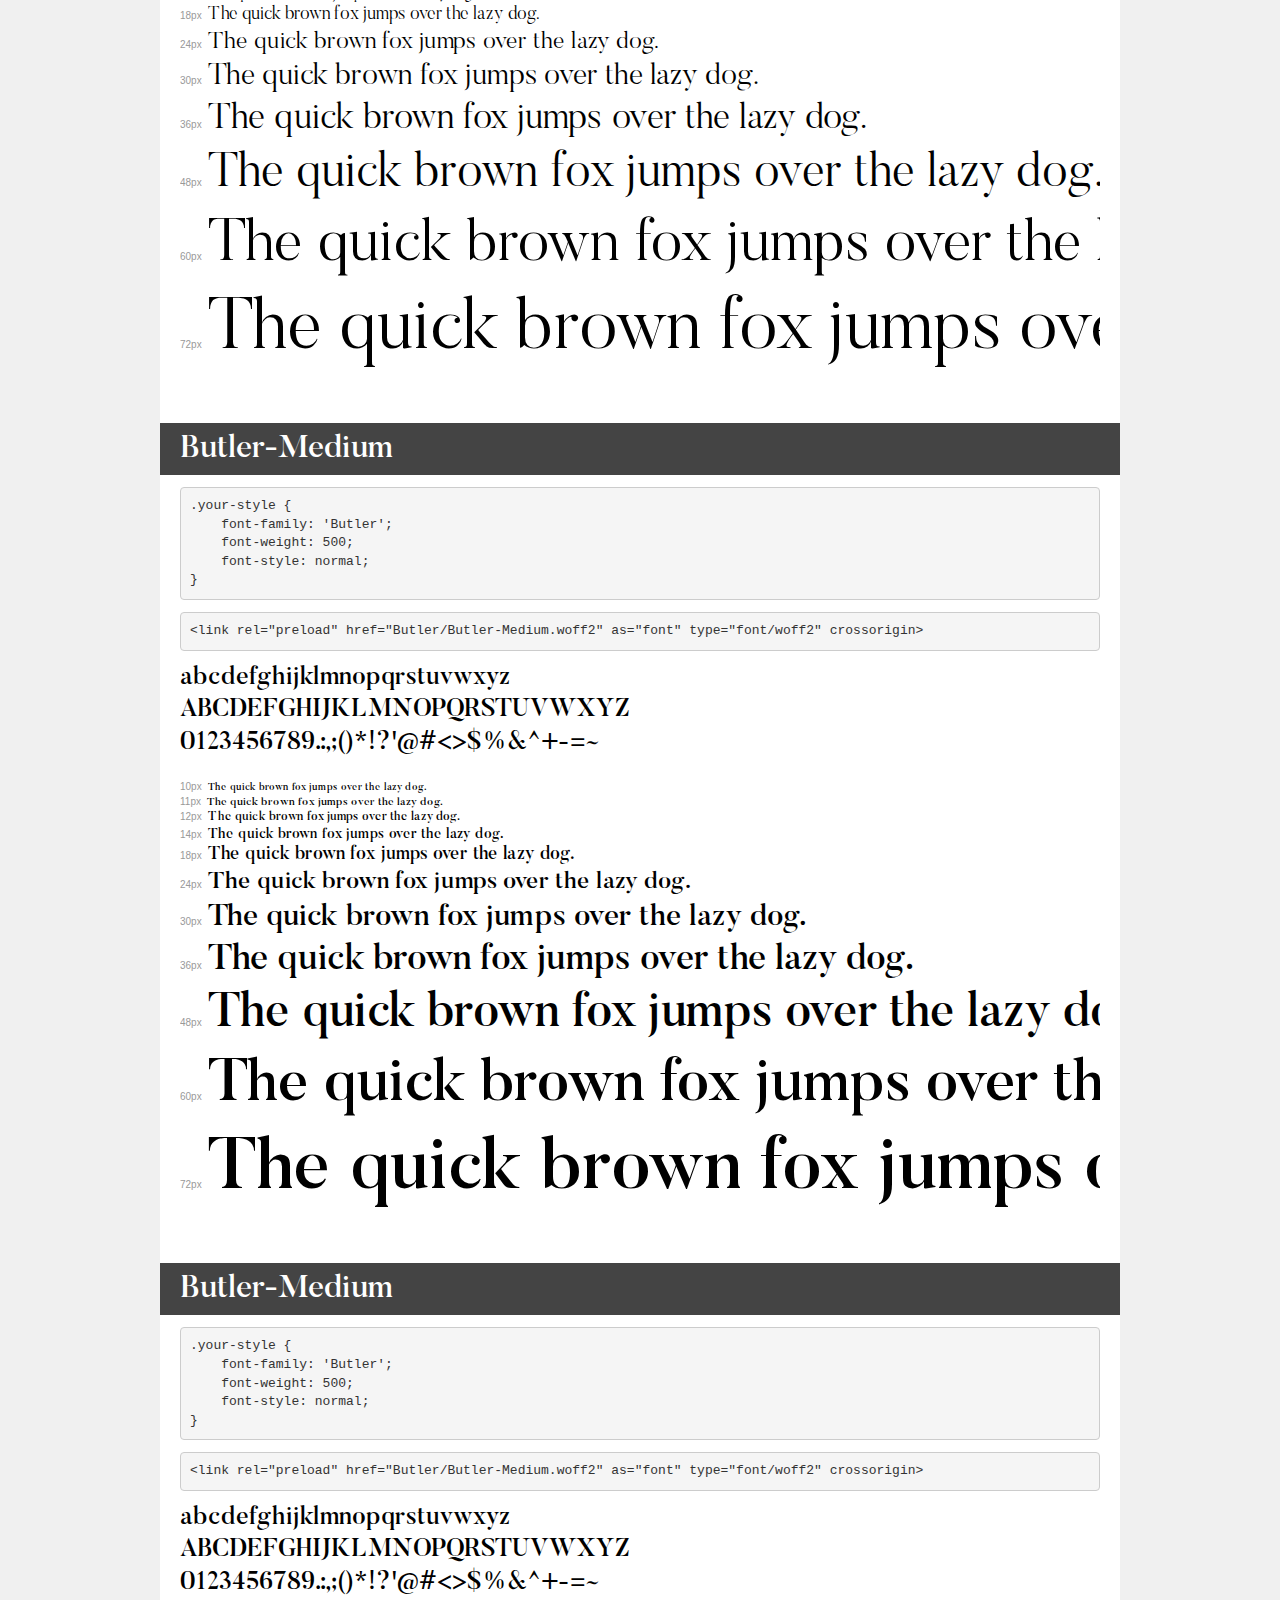
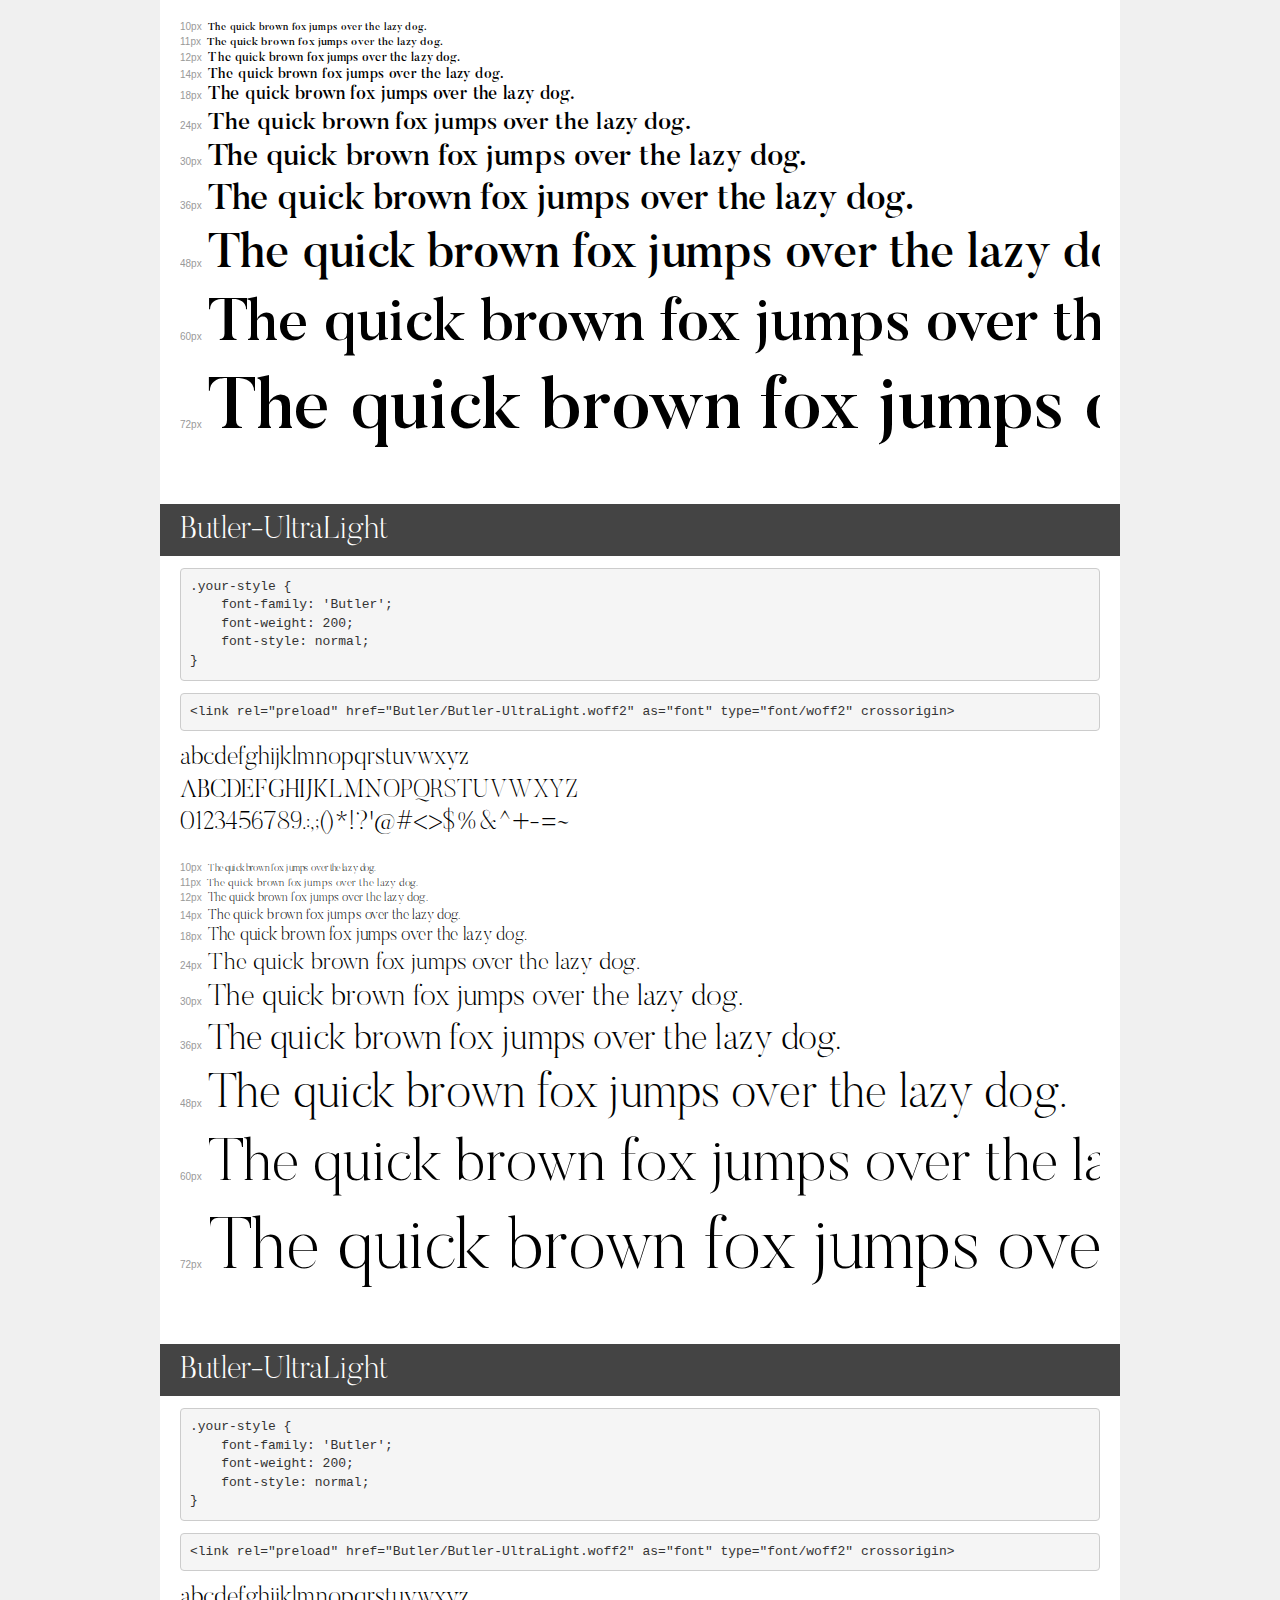
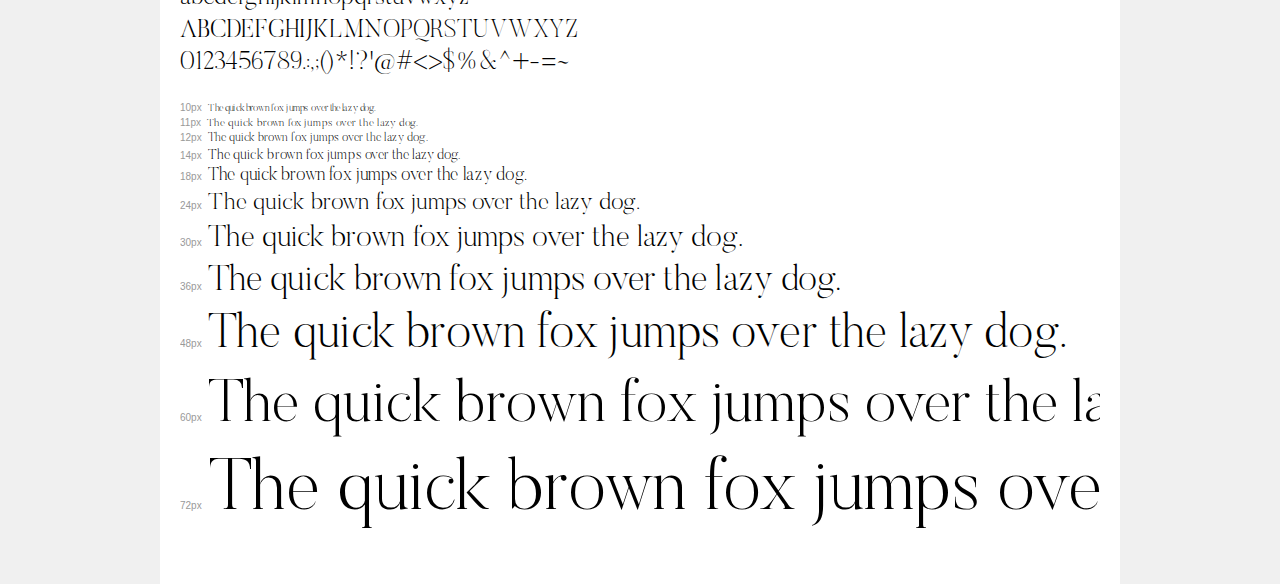
<file: web/fonts/transfonter.org-20241020-025618/demo.html>
<!DOCTYPE html>
<html lang="en">
<head>
    <meta charset="utf-8">
    <meta http-equiv="X-UA-Compatible" content="IE=edge">
    <meta name="viewport" content="width=device-width, initial-scale=1">
    <meta name="robots" content="noindex, noarchive">
    <meta name="format-detection" content="telephone=no">
    <title>Transfonter demo</title>
    <link href="stylesheet.css" rel="stylesheet">
    <style>
        /*
        http://meyerweb.com/eric/tools/css/reset/
        v2.0 | 20110126
        License: none (public domain)
        */
        html, body, div, span, applet, object, iframe,
        h1, h2, h3, h4, h5, h6, p, blockquote, pre,
        a, abbr, acronym, address, big, cite, code,
        del, dfn, em, img, ins, kbd, q, s, samp,
        small, strike, strong, sub, sup, tt, var,
        b, u, i, center,
        dl, dt, dd, ol, ul, li,
        fieldset, form, label, legend,
        table, caption, tbody, tfoot, thead, tr, th, td,
        article, aside, canvas, details, embed,
        figure, figcaption, footer, header, hgroup,
        menu, nav, output, ruby, section, summary,
        time, mark, audio, video {
            margin: 0;
            padding: 0;
            border: 0;
            font-size: 100%;
            font: inherit;
            vertical-align: baseline;
        }
        /* HTML5 display-role reset for older browsers */
        article, aside, details, figcaption, figure,
        footer, header, hgroup, menu, nav, section {
            display: block;
        }
        body {
            line-height: 1;
        }
        ol, ul {
            list-style: none;
        }
        blockquote, q {
            quotes: none;
        }
        blockquote:before, blockquote:after,
        q:before, q:after {
            content: '';
            content: none;
        }
        table {
            border-collapse: collapse;
            border-spacing: 0;
        }
        /* demo styles */
        body {
            background: #f0f0f0;
            color: #000;
        }
        .page {
            background: #fff;
            width: 920px;
            margin: 0 auto;
            padding: 20px 20px 0 20px;
            overflow: hidden;
        }
        .font-container {
            overflow-x: auto;
            overflow-y: hidden;
            margin-bottom: 40px;
            line-height: 1.3;
            white-space: nowrap;
            padding-bottom: 5px;
        }
        h1 {
            position: relative;
            background: #444;
            font-size: 32px;
            color: #fff;
            padding: 10px 20px;
            margin: 0 -20px 12px -20px;
        }
        .letters {
            font-size: 25px;
            margin-bottom: 20px;
        }
        .s10:before {
            content: '10px';
        }
        .s11:before {
            content: '11px';
        }
        .s12:before {
            content: '12px';
        }
        .s14:before {
            content: '14px';
        }
        .s18:before {
            content: '18px';
        }
        .s24:before {
            content: '24px';
        }
        .s30:before {
            content: '30px';
        }
        .s36:before {
            content: '36px';
        }
        .s48:before {
            content: '48px';
        }
        .s60:before {
            content: '60px';
        }
        .s72:before {
            content: '72px';
        }
        .s10:before, .s11:before, .s12:before, .s14:before,
        .s18:before, .s24:before, .s30:before, .s36:before,
        .s48:before, .s60:before, .s72:before {
            font-family: Arial, sans-serif;
            font-size: 10px;
            font-weight: normal;
            font-style: normal;
            color: #999;
            padding-right: 6px;
        }
        pre {
            display: block;
            padding: 9px;
            margin: 0 0 12px;
            font-family: Monaco, Menlo, Consolas, "Courier New", monospace;
            font-size: 13px;
            line-height: 1.428571429;
            color: #333;
            font-weight: normal;
            font-style: normal;
            background-color: #f5f5f5;
            border: 1px solid #ccc;
            overflow-x: auto;
            border-radius: 4px;
        }
        /* responsive */
        @media (max-width: 959px) {
            .page {
                width: auto;
                margin: 0;
            }
        }
    </style>
</head>
<body>
<div class="page">
    <div class="demo">
        <h1 style="font-family: 'Butler'; font-weight: normal; font-style: normal;">Butler</h1>
        <pre title="Usage">.your-style {
    font-family: 'Butler';
    font-weight: normal;
    font-style: normal;
}</pre>
        <pre title="Preload (optional)">
&lt;link rel=&quot;preload&quot; href=&quot;Butler/Butler.woff2&quot; as=&quot;font&quot; type=&quot;font/woff2&quot; crossorigin&gt;</pre>
        <div class="font-container" style="font-family: 'Butler'; font-weight: normal; font-style: normal;">
            <p class="letters">
                abcdefghijklmnopqrstuvwxyz<br>
ABCDEFGHIJKLMNOPQRSTUVWXYZ<br>
                0123456789.:,;()*!?'@#&lt;&gt;$%&^+-=~
            </p>
            <p class="s10" style="font-size: 10px;">The quick brown fox jumps over the lazy dog.</p>
            <p class="s11" style="font-size: 11px;">The quick brown fox jumps over the lazy dog.</p>
            <p class="s12" style="font-size: 12px;">The quick brown fox jumps over the lazy dog.</p>
            <p class="s14" style="font-size: 14px;">The quick brown fox jumps over the lazy dog.</p>
            <p class="s18" style="font-size: 18px;">The quick brown fox jumps over the lazy dog.</p>
            <p class="s24" style="font-size: 24px;">The quick brown fox jumps over the lazy dog.</p>
            <p class="s30" style="font-size: 30px;">The quick brown fox jumps over the lazy dog.</p>
            <p class="s36" style="font-size: 36px;">The quick brown fox jumps over the lazy dog.</p>
            <p class="s48" style="font-size: 48px;">The quick brown fox jumps over the lazy dog.</p>
            <p class="s60" style="font-size: 60px;">The quick brown fox jumps over the lazy dog.</p>
            <p class="s72" style="font-size: 72px;">The quick brown fox jumps over the lazy dog.</p>
        </div>
    </div>

    <div class="demo">
        <h1 style="font-family: 'Butler'; font-weight: normal; font-style: normal;">Butler</h1>
        <pre title="Usage">.your-style {
    font-family: 'Butler';
    font-weight: normal;
    font-style: normal;
}</pre>
        <pre title="Preload (optional)">
&lt;link rel=&quot;preload&quot; href=&quot;Butler/Butler.woff2&quot; as=&quot;font&quot; type=&quot;font/woff2&quot; crossorigin&gt;</pre>
        <div class="font-container" style="font-family: 'Butler'; font-weight: normal; font-style: normal;">
            <p class="letters">
                abcdefghijklmnopqrstuvwxyz<br>
ABCDEFGHIJKLMNOPQRSTUVWXYZ<br>
                0123456789.:,;()*!?'@#&lt;&gt;$%&^+-=~
            </p>
            <p class="s10" style="font-size: 10px;">The quick brown fox jumps over the lazy dog.</p>
            <p class="s11" style="font-size: 11px;">The quick brown fox jumps over the lazy dog.</p>
            <p class="s12" style="font-size: 12px;">The quick brown fox jumps over the lazy dog.</p>
            <p class="s14" style="font-size: 14px;">The quick brown fox jumps over the lazy dog.</p>
            <p class="s18" style="font-size: 18px;">The quick brown fox jumps over the lazy dog.</p>
            <p class="s24" style="font-size: 24px;">The quick brown fox jumps over the lazy dog.</p>
            <p class="s30" style="font-size: 30px;">The quick brown fox jumps over the lazy dog.</p>
            <p class="s36" style="font-size: 36px;">The quick brown fox jumps over the lazy dog.</p>
            <p class="s48" style="font-size: 48px;">The quick brown fox jumps over the lazy dog.</p>
            <p class="s60" style="font-size: 60px;">The quick brown fox jumps over the lazy dog.</p>
            <p class="s72" style="font-size: 72px;">The quick brown fox jumps over the lazy dog.</p>
        </div>
    </div>

    <div class="demo">
        <h1 style="font-family: 'Butler'; font-weight: bold; font-style: normal;">Butler-Bold</h1>
        <pre title="Usage">.your-style {
    font-family: 'Butler';
    font-weight: bold;
    font-style: normal;
}</pre>
        <pre title="Preload (optional)">
&lt;link rel=&quot;preload&quot; href=&quot;Butler/Butler-Bold.woff2&quot; as=&quot;font&quot; type=&quot;font/woff2&quot; crossorigin&gt;</pre>
        <div class="font-container" style="font-family: 'Butler'; font-weight: bold; font-style: normal;">
            <p class="letters">
                abcdefghijklmnopqrstuvwxyz<br>
ABCDEFGHIJKLMNOPQRSTUVWXYZ<br>
                0123456789.:,;()*!?'@#&lt;&gt;$%&^+-=~
            </p>
            <p class="s10" style="font-size: 10px;">The quick brown fox jumps over the lazy dog.</p>
            <p class="s11" style="font-size: 11px;">The quick brown fox jumps over the lazy dog.</p>
            <p class="s12" style="font-size: 12px;">The quick brown fox jumps over the lazy dog.</p>
            <p class="s14" style="font-size: 14px;">The quick brown fox jumps over the lazy dog.</p>
            <p class="s18" style="font-size: 18px;">The quick brown fox jumps over the lazy dog.</p>
            <p class="s24" style="font-size: 24px;">The quick brown fox jumps over the lazy dog.</p>
            <p class="s30" style="font-size: 30px;">The quick brown fox jumps over the lazy dog.</p>
            <p class="s36" style="font-size: 36px;">The quick brown fox jumps over the lazy dog.</p>
            <p class="s48" style="font-size: 48px;">The quick brown fox jumps over the lazy dog.</p>
            <p class="s60" style="font-size: 60px;">The quick brown fox jumps over the lazy dog.</p>
            <p class="s72" style="font-size: 72px;">The quick brown fox jumps over the lazy dog.</p>
        </div>
    </div>

    <div class="demo">
        <h1 style="font-family: 'Butler'; font-weight: 300; font-style: normal;">Butler-Light</h1>
        <pre title="Usage">.your-style {
    font-family: 'Butler';
    font-weight: 300;
    font-style: normal;
}</pre>
        <pre title="Preload (optional)">
&lt;link rel=&quot;preload&quot; href=&quot;Butler/Butler-Light.woff2&quot; as=&quot;font&quot; type=&quot;font/woff2&quot; crossorigin&gt;</pre>
        <div class="font-container" style="font-family: 'Butler'; font-weight: 300; font-style: normal;">
            <p class="letters">
                abcdefghijklmnopqrstuvwxyz<br>
ABCDEFGHIJKLMNOPQRSTUVWXYZ<br>
                0123456789.:,;()*!?'@#&lt;&gt;$%&^+-=~
            </p>
            <p class="s10" style="font-size: 10px;">The quick brown fox jumps over the lazy dog.</p>
            <p class="s11" style="font-size: 11px;">The quick brown fox jumps over the lazy dog.</p>
            <p class="s12" style="font-size: 12px;">The quick brown fox jumps over the lazy dog.</p>
            <p class="s14" style="font-size: 14px;">The quick brown fox jumps over the lazy dog.</p>
            <p class="s18" style="font-size: 18px;">The quick brown fox jumps over the lazy dog.</p>
            <p class="s24" style="font-size: 24px;">The quick brown fox jumps over the lazy dog.</p>
            <p class="s30" style="font-size: 30px;">The quick brown fox jumps over the lazy dog.</p>
            <p class="s36" style="font-size: 36px;">The quick brown fox jumps over the lazy dog.</p>
            <p class="s48" style="font-size: 48px;">The quick brown fox jumps over the lazy dog.</p>
            <p class="s60" style="font-size: 60px;">The quick brown fox jumps over the lazy dog.</p>
            <p class="s72" style="font-size: 72px;">The quick brown fox jumps over the lazy dog.</p>
        </div>
    </div>

    <div class="demo">
        <h1 style="font-family: 'Butler'; font-weight: bold; font-style: normal;">Butler-ExtraBold</h1>
        <pre title="Usage">.your-style {
    font-family: 'Butler';
    font-weight: bold;
    font-style: normal;
}</pre>
        <pre title="Preload (optional)">
&lt;link rel=&quot;preload&quot; href=&quot;Butler/Butler-ExtraBold.woff2&quot; as=&quot;font&quot; type=&quot;font/woff2&quot; crossorigin&gt;</pre>
        <div class="font-container" style="font-family: 'Butler'; font-weight: bold; font-style: normal;">
            <p class="letters">
                abcdefghijklmnopqrstuvwxyz<br>
ABCDEFGHIJKLMNOPQRSTUVWXYZ<br>
                0123456789.:,;()*!?'@#&lt;&gt;$%&^+-=~
            </p>
            <p class="s10" style="font-size: 10px;">The quick brown fox jumps over the lazy dog.</p>
            <p class="s11" style="font-size: 11px;">The quick brown fox jumps over the lazy dog.</p>
            <p class="s12" style="font-size: 12px;">The quick brown fox jumps over the lazy dog.</p>
            <p class="s14" style="font-size: 14px;">The quick brown fox jumps over the lazy dog.</p>
            <p class="s18" style="font-size: 18px;">The quick brown fox jumps over the lazy dog.</p>
            <p class="s24" style="font-size: 24px;">The quick brown fox jumps over the lazy dog.</p>
            <p class="s30" style="font-size: 30px;">The quick brown fox jumps over the lazy dog.</p>
            <p class="s36" style="font-size: 36px;">The quick brown fox jumps over the lazy dog.</p>
            <p class="s48" style="font-size: 48px;">The quick brown fox jumps over the lazy dog.</p>
            <p class="s60" style="font-size: 60px;">The quick brown fox jumps over the lazy dog.</p>
            <p class="s72" style="font-size: 72px;">The quick brown fox jumps over the lazy dog.</p>
        </div>
    </div>

    <div class="demo">
        <h1 style="font-family: 'Butler'; font-weight: 900; font-style: normal;">Butler-Black</h1>
        <pre title="Usage">.your-style {
    font-family: 'Butler';
    font-weight: 900;
    font-style: normal;
}</pre>
        <pre title="Preload (optional)">
&lt;link rel=&quot;preload&quot; href=&quot;Butler/Butler-Black.woff2&quot; as=&quot;font&quot; type=&quot;font/woff2&quot; crossorigin&gt;</pre>
        <div class="font-container" style="font-family: 'Butler'; font-weight: 900; font-style: normal;">
            <p class="letters">
                abcdefghijklmnopqrstuvwxyz<br>
ABCDEFGHIJKLMNOPQRSTUVWXYZ<br>
                0123456789.:,;()*!?'@#&lt;&gt;$%&^+-=~
            </p>
            <p class="s10" style="font-size: 10px;">The quick brown fox jumps over the lazy dog.</p>
            <p class="s11" style="font-size: 11px;">The quick brown fox jumps over the lazy dog.</p>
            <p class="s12" style="font-size: 12px;">The quick brown fox jumps over the lazy dog.</p>
            <p class="s14" style="font-size: 14px;">The quick brown fox jumps over the lazy dog.</p>
            <p class="s18" style="font-size: 18px;">The quick brown fox jumps over the lazy dog.</p>
            <p class="s24" style="font-size: 24px;">The quick brown fox jumps over the lazy dog.</p>
            <p class="s30" style="font-size: 30px;">The quick brown fox jumps over the lazy dog.</p>
            <p class="s36" style="font-size: 36px;">The quick brown fox jumps over the lazy dog.</p>
            <p class="s48" style="font-size: 48px;">The quick brown fox jumps over the lazy dog.</p>
            <p class="s60" style="font-size: 60px;">The quick brown fox jumps over the lazy dog.</p>
            <p class="s72" style="font-size: 72px;">The quick brown fox jumps over the lazy dog.</p>
        </div>
    </div>

    <div class="demo">
        <h1 style="font-family: 'Butler'; font-weight: bold; font-style: normal;">Butler-Bold</h1>
        <pre title="Usage">.your-style {
    font-family: 'Butler';
    font-weight: bold;
    font-style: normal;
}</pre>
        <pre title="Preload (optional)">
&lt;link rel=&quot;preload&quot; href=&quot;Butler/Butler-Bold.woff2&quot; as=&quot;font&quot; type=&quot;font/woff2&quot; crossorigin&gt;</pre>
        <div class="font-container" style="font-family: 'Butler'; font-weight: bold; font-style: normal;">
            <p class="letters">
                abcdefghijklmnopqrstuvwxyz<br>
ABCDEFGHIJKLMNOPQRSTUVWXYZ<br>
                0123456789.:,;()*!?'@#&lt;&gt;$%&^+-=~
            </p>
            <p class="s10" style="font-size: 10px;">The quick brown fox jumps over the lazy dog.</p>
            <p class="s11" style="font-size: 11px;">The quick brown fox jumps over the lazy dog.</p>
            <p class="s12" style="font-size: 12px;">The quick brown fox jumps over the lazy dog.</p>
            <p class="s14" style="font-size: 14px;">The quick brown fox jumps over the lazy dog.</p>
            <p class="s18" style="font-size: 18px;">The quick brown fox jumps over the lazy dog.</p>
            <p class="s24" style="font-size: 24px;">The quick brown fox jumps over the lazy dog.</p>
            <p class="s30" style="font-size: 30px;">The quick brown fox jumps over the lazy dog.</p>
            <p class="s36" style="font-size: 36px;">The quick brown fox jumps over the lazy dog.</p>
            <p class="s48" style="font-size: 48px;">The quick brown fox jumps over the lazy dog.</p>
            <p class="s60" style="font-size: 60px;">The quick brown fox jumps over the lazy dog.</p>
            <p class="s72" style="font-size: 72px;">The quick brown fox jumps over the lazy dog.</p>
        </div>
    </div>

    <div class="demo">
        <h1 style="font-family: 'Butler'; font-weight: 900; font-style: normal;">Butler-Black</h1>
        <pre title="Usage">.your-style {
    font-family: 'Butler';
    font-weight: 900;
    font-style: normal;
}</pre>
        <pre title="Preload (optional)">
&lt;link rel=&quot;preload&quot; href=&quot;Butler/Butler-Black.woff2&quot; as=&quot;font&quot; type=&quot;font/woff2&quot; crossorigin&gt;</pre>
        <div class="font-container" style="font-family: 'Butler'; font-weight: 900; font-style: normal;">
            <p class="letters">
                abcdefghijklmnopqrstuvwxyz<br>
ABCDEFGHIJKLMNOPQRSTUVWXYZ<br>
                0123456789.:,;()*!?'@#&lt;&gt;$%&^+-=~
            </p>
            <p class="s10" style="font-size: 10px;">The quick brown fox jumps over the lazy dog.</p>
            <p class="s11" style="font-size: 11px;">The quick brown fox jumps over the lazy dog.</p>
            <p class="s12" style="font-size: 12px;">The quick brown fox jumps over the lazy dog.</p>
            <p class="s14" style="font-size: 14px;">The quick brown fox jumps over the lazy dog.</p>
            <p class="s18" style="font-size: 18px;">The quick brown fox jumps over the lazy dog.</p>
            <p class="s24" style="font-size: 24px;">The quick brown fox jumps over the lazy dog.</p>
            <p class="s30" style="font-size: 30px;">The quick brown fox jumps over the lazy dog.</p>
            <p class="s36" style="font-size: 36px;">The quick brown fox jumps over the lazy dog.</p>
            <p class="s48" style="font-size: 48px;">The quick brown fox jumps over the lazy dog.</p>
            <p class="s60" style="font-size: 60px;">The quick brown fox jumps over the lazy dog.</p>
            <p class="s72" style="font-size: 72px;">The quick brown fox jumps over the lazy dog.</p>
        </div>
    </div>

    <div class="demo">
        <h1 style="font-family: 'Butler'; font-weight: bold; font-style: normal;">Butler-ExtraBold</h1>
        <pre title="Usage">.your-style {
    font-family: 'Butler';
    font-weight: bold;
    font-style: normal;
}</pre>
        <pre title="Preload (optional)">
&lt;link rel=&quot;preload&quot; href=&quot;Butler/Butler-ExtraBold.woff2&quot; as=&quot;font&quot; type=&quot;font/woff2&quot; crossorigin&gt;</pre>
        <div class="font-container" style="font-family: 'Butler'; font-weight: bold; font-style: normal;">
            <p class="letters">
                abcdefghijklmnopqrstuvwxyz<br>
ABCDEFGHIJKLMNOPQRSTUVWXYZ<br>
                0123456789.:,;()*!?'@#&lt;&gt;$%&^+-=~
            </p>
            <p class="s10" style="font-size: 10px;">The quick brown fox jumps over the lazy dog.</p>
            <p class="s11" style="font-size: 11px;">The quick brown fox jumps over the lazy dog.</p>
            <p class="s12" style="font-size: 12px;">The quick brown fox jumps over the lazy dog.</p>
            <p class="s14" style="font-size: 14px;">The quick brown fox jumps over the lazy dog.</p>
            <p class="s18" style="font-size: 18px;">The quick brown fox jumps over the lazy dog.</p>
            <p class="s24" style="font-size: 24px;">The quick brown fox jumps over the lazy dog.</p>
            <p class="s30" style="font-size: 30px;">The quick brown fox jumps over the lazy dog.</p>
            <p class="s36" style="font-size: 36px;">The quick brown fox jumps over the lazy dog.</p>
            <p class="s48" style="font-size: 48px;">The quick brown fox jumps over the lazy dog.</p>
            <p class="s60" style="font-size: 60px;">The quick brown fox jumps over the lazy dog.</p>
            <p class="s72" style="font-size: 72px;">The quick brown fox jumps over the lazy dog.</p>
        </div>
    </div>

    <div class="demo">
        <h1 style="font-family: 'Butler'; font-weight: 300; font-style: normal;">Butler-Light</h1>
        <pre title="Usage">.your-style {
    font-family: 'Butler';
    font-weight: 300;
    font-style: normal;
}</pre>
        <pre title="Preload (optional)">
&lt;link rel=&quot;preload&quot; href=&quot;Butler/Butler-Light.woff2&quot; as=&quot;font&quot; type=&quot;font/woff2&quot; crossorigin&gt;</pre>
        <div class="font-container" style="font-family: 'Butler'; font-weight: 300; font-style: normal;">
            <p class="letters">
                abcdefghijklmnopqrstuvwxyz<br>
ABCDEFGHIJKLMNOPQRSTUVWXYZ<br>
                0123456789.:,;()*!?'@#&lt;&gt;$%&^+-=~
            </p>
            <p class="s10" style="font-size: 10px;">The quick brown fox jumps over the lazy dog.</p>
            <p class="s11" style="font-size: 11px;">The quick brown fox jumps over the lazy dog.</p>
            <p class="s12" style="font-size: 12px;">The quick brown fox jumps over the lazy dog.</p>
            <p class="s14" style="font-size: 14px;">The quick brown fox jumps over the lazy dog.</p>
            <p class="s18" style="font-size: 18px;">The quick brown fox jumps over the lazy dog.</p>
            <p class="s24" style="font-size: 24px;">The quick brown fox jumps over the lazy dog.</p>
            <p class="s30" style="font-size: 30px;">The quick brown fox jumps over the lazy dog.</p>
            <p class="s36" style="font-size: 36px;">The quick brown fox jumps over the lazy dog.</p>
            <p class="s48" style="font-size: 48px;">The quick brown fox jumps over the lazy dog.</p>
            <p class="s60" style="font-size: 60px;">The quick brown fox jumps over the lazy dog.</p>
            <p class="s72" style="font-size: 72px;">The quick brown fox jumps over the lazy dog.</p>
        </div>
    </div>

    <div class="demo">
        <h1 style="font-family: 'Butler'; font-weight: 500; font-style: normal;">Butler-Medium</h1>
        <pre title="Usage">.your-style {
    font-family: 'Butler';
    font-weight: 500;
    font-style: normal;
}</pre>
        <pre title="Preload (optional)">
&lt;link rel=&quot;preload&quot; href=&quot;Butler/Butler-Medium.woff2&quot; as=&quot;font&quot; type=&quot;font/woff2&quot; crossorigin&gt;</pre>
        <div class="font-container" style="font-family: 'Butler'; font-weight: 500; font-style: normal;">
            <p class="letters">
                abcdefghijklmnopqrstuvwxyz<br>
ABCDEFGHIJKLMNOPQRSTUVWXYZ<br>
                0123456789.:,;()*!?'@#&lt;&gt;$%&^+-=~
            </p>
            <p class="s10" style="font-size: 10px;">The quick brown fox jumps over the lazy dog.</p>
            <p class="s11" style="font-size: 11px;">The quick brown fox jumps over the lazy dog.</p>
            <p class="s12" style="font-size: 12px;">The quick brown fox jumps over the lazy dog.</p>
            <p class="s14" style="font-size: 14px;">The quick brown fox jumps over the lazy dog.</p>
            <p class="s18" style="font-size: 18px;">The quick brown fox jumps over the lazy dog.</p>
            <p class="s24" style="font-size: 24px;">The quick brown fox jumps over the lazy dog.</p>
            <p class="s30" style="font-size: 30px;">The quick brown fox jumps over the lazy dog.</p>
            <p class="s36" style="font-size: 36px;">The quick brown fox jumps over the lazy dog.</p>
            <p class="s48" style="font-size: 48px;">The quick brown fox jumps over the lazy dog.</p>
            <p class="s60" style="font-size: 60px;">The quick brown fox jumps over the lazy dog.</p>
            <p class="s72" style="font-size: 72px;">The quick brown fox jumps over the lazy dog.</p>
        </div>
    </div>

    <div class="demo">
        <h1 style="font-family: 'Butler'; font-weight: 500; font-style: normal;">Butler-Medium</h1>
        <pre title="Usage">.your-style {
    font-family: 'Butler';
    font-weight: 500;
    font-style: normal;
}</pre>
        <pre title="Preload (optional)">
&lt;link rel=&quot;preload&quot; href=&quot;Butler/Butler-Medium.woff2&quot; as=&quot;font&quot; type=&quot;font/woff2&quot; crossorigin&gt;</pre>
        <div class="font-container" style="font-family: 'Butler'; font-weight: 500; font-style: normal;">
            <p class="letters">
                abcdefghijklmnopqrstuvwxyz<br>
ABCDEFGHIJKLMNOPQRSTUVWXYZ<br>
                0123456789.:,;()*!?'@#&lt;&gt;$%&^+-=~
            </p>
            <p class="s10" style="font-size: 10px;">The quick brown fox jumps over the lazy dog.</p>
            <p class="s11" style="font-size: 11px;">The quick brown fox jumps over the lazy dog.</p>
            <p class="s12" style="font-size: 12px;">The quick brown fox jumps over the lazy dog.</p>
            <p class="s14" style="font-size: 14px;">The quick brown fox jumps over the lazy dog.</p>
            <p class="s18" style="font-size: 18px;">The quick brown fox jumps over the lazy dog.</p>
            <p class="s24" style="font-size: 24px;">The quick brown fox jumps over the lazy dog.</p>
            <p class="s30" style="font-size: 30px;">The quick brown fox jumps over the lazy dog.</p>
            <p class="s36" style="font-size: 36px;">The quick brown fox jumps over the lazy dog.</p>
            <p class="s48" style="font-size: 48px;">The quick brown fox jumps over the lazy dog.</p>
            <p class="s60" style="font-size: 60px;">The quick brown fox jumps over the lazy dog.</p>
            <p class="s72" style="font-size: 72px;">The quick brown fox jumps over the lazy dog.</p>
        </div>
    </div>

    <div class="demo">
        <h1 style="font-family: 'Butler'; font-weight: 200; font-style: normal;">Butler-UltraLight</h1>
        <pre title="Usage">.your-style {
    font-family: 'Butler';
    font-weight: 200;
    font-style: normal;
}</pre>
        <pre title="Preload (optional)">
&lt;link rel=&quot;preload&quot; href=&quot;Butler/Butler-UltraLight.woff2&quot; as=&quot;font&quot; type=&quot;font/woff2&quot; crossorigin&gt;</pre>
        <div class="font-container" style="font-family: 'Butler'; font-weight: 200; font-style: normal;">
            <p class="letters">
                abcdefghijklmnopqrstuvwxyz<br>
ABCDEFGHIJKLMNOPQRSTUVWXYZ<br>
                0123456789.:,;()*!?'@#&lt;&gt;$%&^+-=~
            </p>
            <p class="s10" style="font-size: 10px;">The quick brown fox jumps over the lazy dog.</p>
            <p class="s11" style="font-size: 11px;">The quick brown fox jumps over the lazy dog.</p>
            <p class="s12" style="font-size: 12px;">The quick brown fox jumps over the lazy dog.</p>
            <p class="s14" style="font-size: 14px;">The quick brown fox jumps over the lazy dog.</p>
            <p class="s18" style="font-size: 18px;">The quick brown fox jumps over the lazy dog.</p>
            <p class="s24" style="font-size: 24px;">The quick brown fox jumps over the lazy dog.</p>
            <p class="s30" style="font-size: 30px;">The quick brown fox jumps over the lazy dog.</p>
            <p class="s36" style="font-size: 36px;">The quick brown fox jumps over the lazy dog.</p>
            <p class="s48" style="font-size: 48px;">The quick brown fox jumps over the lazy dog.</p>
            <p class="s60" style="font-size: 60px;">The quick brown fox jumps over the lazy dog.</p>
            <p class="s72" style="font-size: 72px;">The quick brown fox jumps over the lazy dog.</p>
        </div>
    </div>

    <div class="demo">
        <h1 style="font-family: 'Butler'; font-weight: 200; font-style: normal;">Butler-UltraLight</h1>
        <pre title="Usage">.your-style {
    font-family: 'Butler';
    font-weight: 200;
    font-style: normal;
}</pre>
        <pre title="Preload (optional)">
&lt;link rel=&quot;preload&quot; href=&quot;Butler/Butler-UltraLight.woff2&quot; as=&quot;font&quot; type=&quot;font/woff2&quot; crossorigin&gt;</pre>
        <div class="font-container" style="font-family: 'Butler'; font-weight: 200; font-style: normal;">
            <p class="letters">
                abcdefghijklmnopqrstuvwxyz<br>
ABCDEFGHIJKLMNOPQRSTUVWXYZ<br>
                0123456789.:,;()*!?'@#&lt;&gt;$%&^+-=~
            </p>
            <p class="s10" style="font-size: 10px;">The quick brown fox jumps over the lazy dog.</p>
            <p class="s11" style="font-size: 11px;">The quick brown fox jumps over the lazy dog.</p>
            <p class="s12" style="font-size: 12px;">The quick brown fox jumps over the lazy dog.</p>
            <p class="s14" style="font-size: 14px;">The quick brown fox jumps over the lazy dog.</p>
            <p class="s18" style="font-size: 18px;">The quick brown fox jumps over the lazy dog.</p>
            <p class="s24" style="font-size: 24px;">The quick brown fox jumps over the lazy dog.</p>
            <p class="s30" style="font-size: 30px;">The quick brown fox jumps over the lazy dog.</p>
            <p class="s36" style="font-size: 36px;">The quick brown fox jumps over the lazy dog.</p>
            <p class="s48" style="font-size: 48px;">The quick brown fox jumps over the lazy dog.</p>
            <p class="s60" style="font-size: 60px;">The quick brown fox jumps over the lazy dog.</p>
            <p class="s72" style="font-size: 72px;">The quick brown fox jumps over the lazy dog.</p>
        </div>
    </div>

</div>
</body>
</html>
</file>
<file: admin/css/admin-login.css>
body {
    font-family: "Arian LT Demi";
    display: flex;
    align-items: center;
    color: white;
    background-color: #0f3c47;
    height: 100vh;
}


.login-container {
    display: flex;
    padding: 20px;
    border-radius: 8px;
    text-align: center;
    width: 100%;
    height: 100%;
}

.login-container h1 {
    margin-top: 100px;
    font-size: 50px;
    margin-bottom: 15px;
    text-align: left;
}

.login-container h3 {
  font-size: 15px;
  margin-bottom: 80px;
  text-align: left;
}

.input {
    margin-bottom: 10px;
    text-align: left;
}

.input label {
    display: block;
    margin-bottom: 5px;
}

button {
    width: 51%;
    padding: 10px;
    background-color: #f1672b;
    color: #fff;
    border: none;
    border-radius: 4px;
    cursor: pointer;
    font-size: 16px;
    float: left;
}

button:hover {
    background-color: #d55b25;
}

.icon {
    position: relative;
}

.icon input {
    width: 50%;
    padding: 10px 0px 10px 5px; 
    color: #fff;
    background-color: #FFFFFF1A;
    border: 1px solid #ccc;
    border-radius: 4px;
}

.icon input::placeholder {
  color: #ccc;
}

.icon img {
    right: 10px;
    top: 50%; 
    transform: translate(-140%, 30%);
    width: 25px;
    height: 25px;
}

.login-container button {
  margin-top: 10px;
}

.divider {
    width: 1px;
    background-color: white;
    height: 80%;
    align-self: center;
}

.left-panel {
    width: 50%;
    display: inline-block;
    float: left;
    padding-left: 30px;
}

.right-panel {
    width: 50%;
    display: flex;
    float: right;
    justify-content: center;
    align-items: center;
}

.right-panel h2 {
    font-size: 40px;
    margin-left: 20px;
}

.right-panel img {
    height: 100px;
    width: 100px;
}
</file>
<file: admin/css/admin.css>
* {
    box-sizing: border-box;
    margin: 0;
    padding: 0;
    font-family: Arial, sans-serif;
}

body {
    display: flex;
}

.sidebar {
    width: 200px;
    background-color: #2c3e50;
    color: #fff;
    padding: 20px;
}

.sidebar h2 {
    margin-bottom: 20px;
}

.sidebar ul {
    list-style-type: none;
}

.sidebar li {
    padding: 10px 0;
    cursor: pointer;
}

.sidebar li:hover {
    background-color: #34495e;
}

.main-content {
    flex: 1;
    padding: 20px;
    background-color: #ecf0f1;
}

header {
    display: flex;
    justify-content: space-between;
    align-items: center;
}

header h1 {
    font-size: 24px;
}

.user-info p {
    
    font-size: 16px;
    color: #2c3e50;
    text-align: right;
    margin: 0;
}
.user-info{
    text-align: right;
}
.dashboard {
    margin-top: 20px;
}

.filters {
    display: flex;
    gap: 10px;
    margin-bottom: 20px;
}

.filters button {
    padding: 10px 20px;
    background-color: #3498db;
    color: white;
    border: none;
    border-radius: 5px;
    cursor: pointer;
}

.filters button:hover {
    background-color: #2980b9;
}

.stats {
    display: flex;
    gap: 20px;
    margin-bottom: 20px;
}

.stat-item {
    flex: 1;
    background-color: #fff;
    padding: 20px;
    border-radius: 5px;
    text-align: center;
}

.stat-item h3 {
    font-size: 16px;
    color: #7f8c8d;
}

.stat-item p {
    font-size: 24px;
    font-weight: bold;
    color: #2c3e50;
}

.chart {
    background-color: #fff;
    padding: 20px;
    border-radius: 5px;
}

.chart-content {
    height: 300px;
    background-color: #bdc3c7;
    margin-top: 10px;
    border-radius: 5px;
}
/* CSS cho phần đặt bàn */
.booking-schedule {
    background-color: #f5f7fb;
    padding: 20px;
    border-radius: 5px;
}

.booking-schedule h2 {
    font-size: 20px;
    margin-bottom: 15px;
}

.create-booking-btn {
    padding: 10px 15px;
    background-color: #007bff;
    color: white;
    border: none;
    border-radius: 5px;
    cursor: pointer;
    margin-bottom: 20px;
}

.create-booking-btn:hover {
    background-color: #0056b3;
}

.booking-cards {
    display: flex;
    flex-wrap: wrap;
    gap: 15px;
}

.booking-card {
    background-color: white;
    padding: 15px;
    border-radius: 5px;
    box-shadow: 0 2px 5px rgba(0, 0, 0, 0.1);
    width: 200px;
    text-align: center;
}

.booking-card h3 {
    font-size: 16px;
    color: #333;
    margin-bottom: 10px;
}

.booking-details p {
    margin: 5px 0;
}

.confirm-btn {
    padding: 8px 10px;
    background-color: #28a745;
    color: white;
    border: none;
    border-radius: 5px;
    cursor: pointer;
    margin-top: 10px;
}

.confirm-btn:hover {
    background-color: #218838;
}
.content-item {
    display: none; /* Ẩn tất cả các phần nội dung ban đầu */
}
/* <!-- Phần Hóa đơn --> */
.invoice-section {
    padding: 20px;
    background-color: #f9fafb;
    border-radius: 8px;
    margin-top: 20px;
}

.create-invoice-btn {
    display: inline-block;
    padding: 10px 15px;
    background-color: #007bff;
    color: #fff;
    border: none;
    border-radius: 5px;
    cursor: pointer;
    margin-bottom: 20px;
}

.invoice-card {
    background-color: #fff;
    border: 1px solid #e0e0e0;
    border-radius: 8px;
    padding: 20px;
    max-width: 400px;
    margin: auto;
}

.invoice-details {
    display: flex;
    justify-content: space-between;
    align-items: center;
    padding: 10px 0;
}

.table-number, .guest-count, .timer, .total-amount {
    text-align: center;
    margin: 0 10px;
}

.invoice-actions {
    display: flex;
    justify-content: space-between;
    padding-top: 10px;
}

.pay-btn {
    background-color: #28a745;
    color: #fff;
    border: none;
    padding: 10px 15px;
    border-radius: 5px;
    cursor: pointer;
}

.more-options {
    background-color: #e0e0e0;
    border: none;
    padding: 10px;
    border-radius: 5px;
    cursor: pointer;
}
/* <!-- Phần thực đơn --> */
.menu-section {
    padding: 20px;
    max-width: 800px;
    margin: 0 auto;
}

.menu-container {
    display: flex;
    gap: 20px;
    align-items: flex-start;
}

.menu-image {
    text-align: center;
    max-width: 200px;
}

.menu-image img {
    width: 100%;
    border-radius: 50%;
    border: 1px solid #ddd;
}

.menu-image button {
    margin-top: 10px;
    padding: 8px 16px;
    font-size: 14px;
    cursor: pointer;
}

.menu-details {
    flex: 1;
}

.form-group {
    display: flex;
    flex-direction: column;
    margin-bottom: 15px;
}

.form-group label {
    font-weight: bold;
    margin-bottom: 5px;
}

.form-group input, .form-group select {
    padding: 8px;
    font-size: 14px;
    border: 1px solid #ddd;
    border-radius: 4px;
}

.add-price-btn {
    margin-top: 10px;
    color: #007bff;
    background: none;
    border: none;
    font-size: 14px;
    cursor: pointer;
}

.action-buttons {
    display: flex;
    gap: 10px;
    margin-top: 20px;
}

.delete-btn {
    background-color: #e74c3c;
    color: white;
    padding: 10px 20px;
    border: none;
    border-radius: 4px;
    cursor: pointer;
}

.save-btn {
    background-color: #3498db;
    color: white;
    padding: 10px 20px;
    border: none;
    border-radius: 4px;
    cursor: pointer;
}
/* CSS cho phần Nhân viên */
.staff-section {
    padding: 20px;
    background-color: #f7f9fc;
    border-radius: 8px;
    margin-top: 20px;
}

.add-staff-btn {
    display: inline-block;
    padding: 10px 15px;
    background-color: #3498db;
    color: white;
    border: none;
    border-radius: 5px;
    cursor: pointer;
    margin-bottom: 20px;
}

.staff-list {
    display: flex;
    flex-wrap: wrap;
    gap: 15px;
}

.staff-card {
    background-color: #fff;
    padding: 15px;
    border-radius: 8px;
    box-shadow: 0 2px 5px rgba(0, 0, 0, 0.1);
    width: 300px;
    height: 150px;
    text-align: center;
}

.staff-card h3 {
    font-size: 16px;
    color: #333;
    margin-bottom: 10px;
}

.edit-staff-btn, .delete-staff-btn {
    padding: 8px 10px;
    background-color: #3498db;
    color: white;
    border: none;
    border-radius: 5px;
    cursor: pointer;
    margin-top: 10px;
    display: inline-block;
}

.delete-staff-btn {
    background-color: #e74c3c;
    margin-left: 10px;
}
.staff-card{
    display: inline-block;
    margin: 20px;
}

.staff-cards {
    text-align: center;
}

.nutnv{
    display: inline-block;
    padding: 10px 15px;
    background-color: #007bff;
    color: #fff;
    border: none;
    border-radius: 5px;
    cursor: pointer;
    margin-bottom: 20px;
}
.nutnv2{
    display: inline-block;
    padding: 10px 15px;
    background-color: red;
    color: #fff;
    border: none;
    border-radius: 5px;
    cursor: pointer;
    margin-bottom: 20px;
}
</file>
<file: web/fonts/stylesheet.css>
@font-face {
    font-family: 'Butler';
    src: url('Butler/Butler.woff2') format('woff2'),
        url('Butler/Butler.woff') format('woff');
    font-weight: normal;
    font-style: normal;
    font-display: swap;
}

@font-face {
    font-family: 'Butler';
    src: url('Butler/Butler.woff2') format('woff2'),
        url('Butler/Butler.woff') format('woff');
    font-weight: normal;
    font-style: normal;
    font-display: swap;
}

@font-face {
    font-family: 'Butler';
    src: url('Butler/Butler-Bold.woff2') format('woff2'),
        url('Butler/Butler-Bold.woff') format('woff');
    font-weight: bold;
    font-style: normal;
    font-display: swap;
}

@font-face {
    font-family: 'Butler';
    src: url('Butler/Butler-Light.woff2') format('woff2'),
        url('Butler/Butler-Light.woff') format('woff');
    font-weight: 300;
    font-style: normal;
    font-display: swap;
}

@font-face {
    font-family: 'Butler';
    src: url('Butler/Butler-ExtraBold.woff2') format('woff2'),
        url('Butler/Butler-ExtraBold.woff') format('woff');
    font-weight: bold;
    font-style: normal;
    font-display: swap;
}

@font-face {
    font-family: 'Butler';
    src: url('Butler/Butler-Black.woff2') format('woff2'),
        url('Butler/Butler-Black.woff') format('woff');
    font-weight: 900;
    font-style: normal;
    font-display: swap;
}

@font-face {
    font-family: 'Butler';
    src: url('Butler/Butler-Bold.woff2') format('woff2'),
        url('Butler/Butler-Bold.woff') format('woff');
    font-weight: bold;
    font-style: normal;
    font-display: swap;
}

@font-face {
    font-family: 'Butler';
    src: url('Butler/Butler-Black.woff2') format('woff2'),
        url('Butler/Butler-Black.woff') format('woff');
    font-weight: 900;
    font-style: normal;
    font-display: swap;
}

@font-face {
    font-family: 'Butler';
    src: url('Butler/Butler-ExtraBold.woff2') format('woff2'),
        url('Butler/Butler-ExtraBold.woff') format('woff');
    font-weight: bold;
    font-style: normal;
    font-display: swap;
}

@font-face {
    font-family: 'Butler';
    src: url('Butler/Butler-Light.woff2') format('woff2'),
        url('Butler/Butler-Light.woff') format('woff');
    font-weight: 300;
    font-style: normal;
    font-display: swap;
}

@font-face {
    font-family: 'Butler';
    src: url('Butler/Butler-Medium.woff2') format('woff2'),
        url('Butler/Butler-Medium.woff') format('woff');
    font-weight: 500;
    font-style: normal;
    font-display: swap;
}

@font-face {
    font-family: 'Butler';
    src: url('Butler/Butler-Medium.woff2') format('woff2'),
        url('Butler/Butler-Medium.woff') format('woff');
    font-weight: 500;
    font-style: normal;
    font-display: swap;
}

@font-face {
    font-family: 'Butler';
    src: url('Butler/Butler-UltraLight.woff2') format('woff2'),
        url('Butler/Butler-UltraLight.woff') format('woff');
    font-weight: 200;
    font-style: normal;
    font-display: swap;
}

@font-face {
    font-family: 'Butler';
    src: url('Butler/Butler-UltraLight.woff2') format('woff2'),
        url('Butler/Butler-UltraLight.woff') format('woff');
    font-weight: 200;
    font-style: normal;
    font-display: swap;
}
</file>
<file: web/css/style-contact.css>
* {
  box-sizing: border-box;
}

body {
  width: 100%;
  height: auto;
  font-size: 16px;
  background-color: #111114;
}
/* ======= COMMON ========= */
a {
  text-decoration: none;
}

.content {
  max-width: 100%;
  margin: 0 auto;
}

.btn {
  display: inline-block;
  min-width: 128px;
  padding: 10px 20px;
  color: #fff;
  font-family: "Plus Jakarta Sans", sans-serif;
  border: 2px solid #fb8f2c;
  border-radius: 5px;
}

hr {
  max-width: 1440px;
}
/* ======= HEADER ======== */
header {
  width: 100%;
  height: auto;
  position: relative;
}

.navbar {
  display: flex;
  align-items: center;
  padding-top: 25px;
}

.navbar ul {
  display: flex;
  margin-left: 50px;
}

.navbar .logo-desktop {
  margin: auto;
}

.navbar .actions {
  margin-left: auto;
}

.navbar ul a {
  color: #fff;
  font-family: "Plus Jakarta Sans", sans-serif;
  font-weight: 400;
  font-size: 16px;
  padding: 18px 16px;
}

.navbar ul a:hover {
  color: #fb8f2c;
}

.navbar .open {
  color: #fff;
  font-family: "Plus Jakarta Sans", sans-serif;
}

.navbar .action-link {
  font-weight: 500;
  font-size: 16px;
  font-family: "Plus Jakarta Sans", sans-serif;
  color: #fff;
}

.navbar .action-btn {
  font-weight: 500;
  font-size: 16px;
  color: #fff;
  margin-left: 25px;
  margin-right: 50px;
}

.navbar .action-btn:hover {
  background-color: #fb8f2c;
  opacity: 0.8;
}

/* ========= Where to find us ============== */
.contact {
  color: #fff;
}

.contact .content-contact {
  width: 1440px;
  margin: 0 auto;
  display: flex;
  justify-content: space-between;
}

.content-contact .sub {
  margin-top: 128px;
  margin-left: 85px;
}

.content-contact h1 {
  font-family: "Libre Bodoni";
  font-size: 40px;
  font-weight: 600;
}

.content-contact p {
  font-family: "Plus Jakarta Sans", sans-serif;
  font-size: 16px;
  font-weight: 400;
  line-height: 26px;
  margin-top: 10px;
  margin-bottom: 24px;
}

.content-contact .sub {
  width: 40%;
}

.map {
  margin-top: 140px;
  margin-right: 85px;
}

/* =================== GET IN TOUCH ==================*/
.get-in-touch {
  color: #fff;
}

.get-in-touch .content-git {
  display: flex;
  justify-content: space-between;
  width: 1440px;
  margin: 0 auto;
}

.content-git .form-space h1 {
  margin-bottom: 30px;
  font-family: "Libre Bodoni";
  font-size: 40px;
  font-weight: 600;
  margin-top: 136px;
  margin-left: 85px;
}

input {
  width: 100%;
  margin-top: 20px;
  margin-bottom: 28px;
  border-top: none;
  border-left: none;
  border-right: none;
  border-bottom: 1px solid #fff;
  padding: 10px;
}

input[type="text"] {
  display: flex;
  background-color: transparent;
  color: #fff;
  font-family: "Plus Jakarta Sans", sans-serif;
  font-weight: 400;
}

.form-space form {
  margin-left: 85px;
}

.form-space textarea {
  display: flex;
  width: 100%;
  height: 150px;
  padding: 10px;
  margin: 10px 0;
  background-color: transparent;
  border: none;
  border-bottom: 1px solid #fff;
  color: white;
  font-family: "Plus Jakarta Sans", sans-serif;
  font-weight: 400;
  resize: vertical;
}

.form-space a {
  margin-top: 36px;
  text-align: center;
}

.form-space a:hover {
  background-color: #fb8f2c;
}

.content-git img {
  margin-top: 136px;
  margin-right: 85px;
}

/* ============== FOOTER ============= */

footer {
  color: #fff;
}

footer .content-footer {
  display: flex;
  justify-content: center;
  margin-top: 80px;
  margin-bottom: 40px;
}

footer .logo {
  margin-top: 60px;
  margin-right: 77px;
}

.more {
  display: grid;
  grid-template-columns: repeat(3, 1fr);
  margin-top: 60px;
}

.more p {
  font-family: "Plus Jakarta Sans", sans-serif;
  font-weight: 500;
  font-size: 20px;
}

.more ul {
  margin-top: 24px;
}

.more li {
  font-family: "Plus Jakarta Sans", sans-serif;
  font-weight: 400;
  font-size: 16px;
  line-height: 40px;
}

.more-info a {
  color: #fff;
}

.more-info a:hover {
  color: #fb8f2c;
}

.more-info {
  margin-left: 77px;
}
</file>
<file: web/css/responsive-contact.css>
/* PC */
@media screen and (min-width: 992px) {
  .mobile-header {
    display: none;
  }
}

/* Tablet & Mobile*/
@media screen and (max-width: 991px) {
  .navbar {
    position: relative;
  }

  .navbar .logo {
    position: absolute;
    top: 50%;
    left: 50%;
    transform: translate(-50%, -50%);
    margin-top: 20px;
  }

  .navbar ul {
    display: none;
  }
  .navbar .actions .action-link {
    display: none;
  }
  .navbar .open {
    display: none;
  }

  .toggle-menu {
    width: 20px;
    color: #fb8f2c;
    margin-left: 85px;
  }

  .menu-overlay {
    position: fixed;
    inset: 0;
    background: rgba(0, 0, 0, 0.6);
    z-index: 1;
    opacity: 0;
    visibility: hidden;
    transition: 0.5s ease;
  }

  .menu-drawer {
    position: fixed;
    inset: 0 80% 0 0;
    background: #000;
    z-index: 2;
    padding: 60px;
    transform: translate(-100%);
    transition: 0.5s ease;
  }

  .menu-drawer ul {
    margin-top: 40px;
  }

  .menu-drawer ul a {
    display: inline-block;
    padding: 24px 0;
    color: #fff;
    font-family: "Plus Jakarta Sans", sans-serif;
  }

  .menu-drawer ul a:hover {
    color: #fb8f2c;
  }
  .menu-checkbox:checked ~ .menu-overlay {
    opacity: 1;
    visibility: visible;
  }

  .menu-checkbox:checked ~ .menu-drawer {
    transform: translate(0);
  }

  .content-contact {
    flex-direction: column;
  }

  .content-git {
    flex-direction: column;
  }

  .content-git img {
    display: none;
  }

  .form-space form {
    max-width: 40%;
  }
}

/* Tablet */
@media screen and (min-width: 768px) and (max-width: 991px) {
  body {
    overflow-x: hidden;
  }
  .menu-drawer {
    inset: 0 65% 0 0;
  }
  ul li a.login {
    display: none;
  }
  .content-contact {
    flex-direction: column;
  }

  .content-contact .map {
    margin-left: 85px;
  }

  .content-git {
    flex-direction: column;
  }

  .content-git img {
    display: none;
  }

  .form-space form {
    max-width: 40%;
  }

  .content-footer {
    margin-left: 20px;
    margin-right: 20px;
  }
}

/* Mobile */
@media screen and (max-width: 767px) {
  .toggle-menu {
    margin-left: 24px;
  }

  .navbar .logo {
    position: absolute;
    margin-top: 20px;
    margin-left: 20px;
  }

  .logo-desktop img {
    margin-left: 96px;
  }

  .navbar .actions {
    display: none;
  }

  .menu-drawer {
    width: 50%;
  }

  ul li a.login {
    border: 2px solid #fb8f2c;
    border-radius: 8px;
    padding: 10px;
    margin-top: 10px;
  }

  .contact {
    width: 100%;
  }

  .contact .content-contact {
    width: 100%;
  }

  .content-contact .sub {
    width: 100%;
    margin-top: 80px;
    margin-left: 24px;
  }

  .content-contact p {
    width: 100%;
    font-family: "Plus Jakarta Sans", sans-serif;
    font-size: 15px;
    font-weight: 400;
    line-height: 30px;
    margin-top: 35px;
    margin-bottom: 35px;
  }

  .content-contact .map {
    display: none;
  }

  .get-in-touch .content-git {
    max-width: 430px;
  }

  .content-git .form-space h1 {
    margin-top: 100px;
    margin-left: 24px;
    font-size: 25px;
  }

  .form-space form {
    max-width: 430px;
    margin-left: 24px;
  }

  .form-space input {
    width: 400px;
  }

  .form-space textarea {
    width: 400px;
  }

  .form-space a {
    margin-bottom: 20px;
  }

  hr {
    display: nosne;
  }

  footer {
    display: none;
  }
}
</file>
<file: web/css/dangnhap.css>
body {
    font-family: Arial, sans-serif;
    display: flex;
    justify-content: center;
    align-items: center;
    height: 100vh;
    margin: 0;
    color: white;
    background-image: url('../images/login/back-ground.jpg');
}

.login-container {
    padding: 20px;
    width: 300px;
    text-align: center;
    margin-top: 120px;
}

.login-container h2 {
    margin-bottom: 20px;
}

.input {
    margin-bottom: 15px;
    text-align: left;
}

.input label {
    display: block;
    margin-bottom: 5px;
}

.input input {
    width: 100%;
    padding: 10px 0px 10px 5px; 
    border: 1px solid #ccc;
    border-radius: 4px;
    background-color: #FFFFFF1A;
    color: #fff;
}

button {
    width: 100%;
    padding: 10px;
    background-color: orange;
    color: #fff;
    border: none;
    border-radius: 4px;
    cursor: pointer;
    font-size: 16px;
}

button:hover {
    background-color: #db6f0a;
}

.register {
    margin-top: 10px;
    font-size: 14px;
}

.register a {
    color: #4CAF50;
    text-decoration: none;
}

.register a:hover {
    text-decoration: underline;
}

* {
    box-sizing: border-box;
  }
  
  body {
    width: 100%;
    height: auto;
    font-size: 16px;
    background-color: #111114;
  }
  /* ======= COMMON ========= */
  a {
    text-decoration: none;
  }
  
  .content {
    max-width: 100%;
    margin: 0 auto;
  }
  
  .btn {
    display: inline-block;
    min-width: 128px;
    padding: 10px 20px;
    color: #fff;
    font-family: "Plus Jakarta Sans", sans-serif;
    border: 2px solid #fb8f2c;
    border-radius: 5px;
  }
  
  hr {
    max-width: 1440px;
  }
  /* ======= HEADER ======== */
  header {
    height: 100px; 
    position: fixed; 
    top: 0; 
    left: 0;
    right: 0;
    background-color: rgb(17, 17, 20);
    z-index: 1000;
}
  
  .navbar {
    display: flex;
    align-items: center;
    padding-top: 25px;
  }
  
  .navbar ul {
    display: flex;
    margin-left: 50px;
    list-style-type: none;
  }
  
  .navbar img {
    margin: auto;
  }
  
  .navbar .actions {
    margin-left: auto;
  }
  
  .navbar ul a {
    color: #fff;
    font-family: "Plus Jakarta Sans", sans-serif;
    font-weight: 400;
    font-size: 16px;
    padding: 18px 16px;
  }
  
  .navbar ul a:hover {
    color: #fb8f2c;
  }
  
  .navbar .open {
    color: #fff;
    font-family: "Plus Jakarta Sans", sans-serif;
  }
  
  .navbar .action-link {
    font-weight: 500;
    font-size: 16px;
    font-family: "Plus Jakarta Sans", sans-serif;
    color: #fff;
  }
  
  .navbar .action-btn {
    font-weight: 500;
    font-size: 16px;
    color: #fff;
    margin-left: 25px;
    margin-right: 50px;
  }
  
  .navbar .action-btn:hover {
    background-color: #fb8f2c;
    opacity: 0.8;
  }
  
  /* ============== FOOTER ============= */
  
  footer {
    color: #fff;
  }
  
  footer .content {
    display: flex;
    justify-content: center;
    margin-top: 80px;
    margin-bottom: 40px;
  }
  
  footer .logo {
    margin-top: 60px;
    margin-right: 77px;
  }
  
  .more {
    display: grid;
    grid-template-columns: repeat(3, 1fr);
    margin-top: 60px;
  }
  
  .more p {
    font-family: "Plus Jakarta Sans", sans-serif;
    font-weight: 500;
    font-size: 20px;
  }
  
  .more ul {
    margin-top: 24px;
    list-style-type: none;
  }
  
  .more li {
    font-family: "Plus Jakarta Sans", sans-serif;
    font-weight: 400px;
    font-size: 16px;
    line-height: 40px;
  }
  
  .more-info a {
    color: #fff;
  }
  
  .more-info a:hover {
    color: #fb8f2c;
  }
  
  .more-info {
    margin-left: 77px;
  }
</file>
<file: web/fonts/Butler/stylesheet.css>
@font-face {
    font-family: 'Butler';
    src: url('Butler-UltraLight.woff2') format('woff2'),
        url('Butler-UltraLight.woff') format('woff');
    font-weight: 200;
    font-style: normal;
}

@font-face {
    font-family: 'Butler';
    src: url('Butler-Medium.woff2') format('woff2'),
        url('Butler-Medium.woff') format('woff');
    font-weight: 500;
    font-style: normal;
}

@font-face {
    font-family: 'Butler';
    src: url('Butler-Light.woff2') format('woff2'),
        url('Butler-Light.woff') format('woff');
    font-weight: 300;
    font-style: normal;
}

@font-face {
    font-family: 'Butler';
    src: url('Butler-Black.woff2') format('woff2'),
        url('Butler-Black.woff') format('woff');
    font-weight: 900;
    font-style: normal;
}

@font-face {
    font-family: 'Butler';
    src: url('Butler-Bold.woff2') format('woff2'),
        url('Butler-Bold.woff') format('woff');
    font-weight: bold;
    font-style: normal;
}

@font-face {
    font-family: 'Butler';
    src: url('Butler-ExtraBold.woff2') format('woff2'),
        url('Butler-ExtraBold.woff') format('woff');
    font-weight: 800;
    font-style: normal;
}

@font-face {
    font-family: 'Butler';
    src: url('Butler.woff2') format('woff2'),
        url('Butler.woff') format('woff');
    font-weight: normal;
    font-style: normal;
}
</file>
<file: web/fonts/transfonter.org-20241020-025618/stylesheet.css>
@font-face {
    font-family: 'Butler';
    src: url('Butler/Butler.woff2') format('woff2'),
        url('Butler/Butler.woff') format('woff');
    font-weight: normal;
    font-style: normal;
    font-display: swap;
}

@font-face {
    font-family: 'Butler';
    src: url('Butler/Butler.woff2') format('woff2'),
        url('Butler/Butler.woff') format('woff');
    font-weight: normal;
    font-style: normal;
    font-display: swap;
}

@font-face {
    font-family: 'Butler';
    src: url('Butler/Butler-Bold.woff2') format('woff2'),
        url('Butler/Butler-Bold.woff') format('woff');
    font-weight: bold;
    font-style: normal;
    font-display: swap;
}

@font-face {
    font-family: 'Butler';
    src: url('Butler/Butler-Light.woff2') format('woff2'),
        url('Butler/Butler-Light.woff') format('woff');
    font-weight: 300;
    font-style: normal;
    font-display: swap;
}

@font-face {
    font-family: 'Butler';
    src: url('Butler/Butler-ExtraBold.woff2') format('woff2'),
        url('Butler/Butler-ExtraBold.woff') format('woff');
    font-weight: bold;
    font-style: normal;
    font-display: swap;
}

@font-face {
    font-family: 'Butler';
    src: url('Butler/Butler-Black.woff2') format('woff2'),
        url('Butler/Butler-Black.woff') format('woff');
    font-weight: 900;
    font-style: normal;
    font-display: swap;
}

@font-face {
    font-family: 'Butler';
    src: url('Butler/Butler-Bold.woff2') format('woff2'),
        url('Butler/Butler-Bold.woff') format('woff');
    font-weight: bold;
    font-style: normal;
    font-display: swap;
}

@font-face {
    font-family: 'Butler';
    src: url('Butler/Butler-Black.woff2') format('woff2'),
        url('Butler/Butler-Black.woff') format('woff');
    font-weight: 900;
    font-style: normal;
    font-display: swap;
}

@font-face {
    font-family: 'Butler';
    src: url('Butler/Butler-ExtraBold.woff2') format('woff2'),
        url('Butler/Butler-ExtraBold.woff') format('woff');
    font-weight: bold;
    font-style: normal;
    font-display: swap;
}

@font-face {
    font-family: 'Butler';
    src: url('Butler/Butler-Light.woff2') format('woff2'),
        url('Butler/Butler-Light.woff') format('woff');
    font-weight: 300;
    font-style: normal;
    font-display: swap;
}

@font-face {
    font-family: 'Butler';
    src: url('Butler/Butler-Medium.woff2') format('woff2'),
        url('Butler/Butler-Medium.woff') format('woff');
    font-weight: 500;
    font-style: normal;
    font-display: swap;
}

@font-face {
    font-family: 'Butler';
    src: url('Butler/Butler-Medium.woff2') format('woff2'),
        url('Butler/Butler-Medium.woff') format('woff');
    font-weight: 500;
    font-style: normal;
    font-display: swap;
}

@font-face {
    font-family: 'Butler';
    src: url('Butler/Butler-UltraLight.woff2') format('woff2'),
        url('Butler/Butler-UltraLight.woff') format('woff');
    font-weight: 200;
    font-style: normal;
    font-display: swap;
}

@font-face {
    font-family: 'Butler';
    src: url('Butler/Butler-UltraLight.woff2') format('woff2'),
        url('Butler/Butler-UltraLight.woff') format('woff');
    font-weight: 200;
    font-style: normal;
    font-display: swap;
}
</file>
